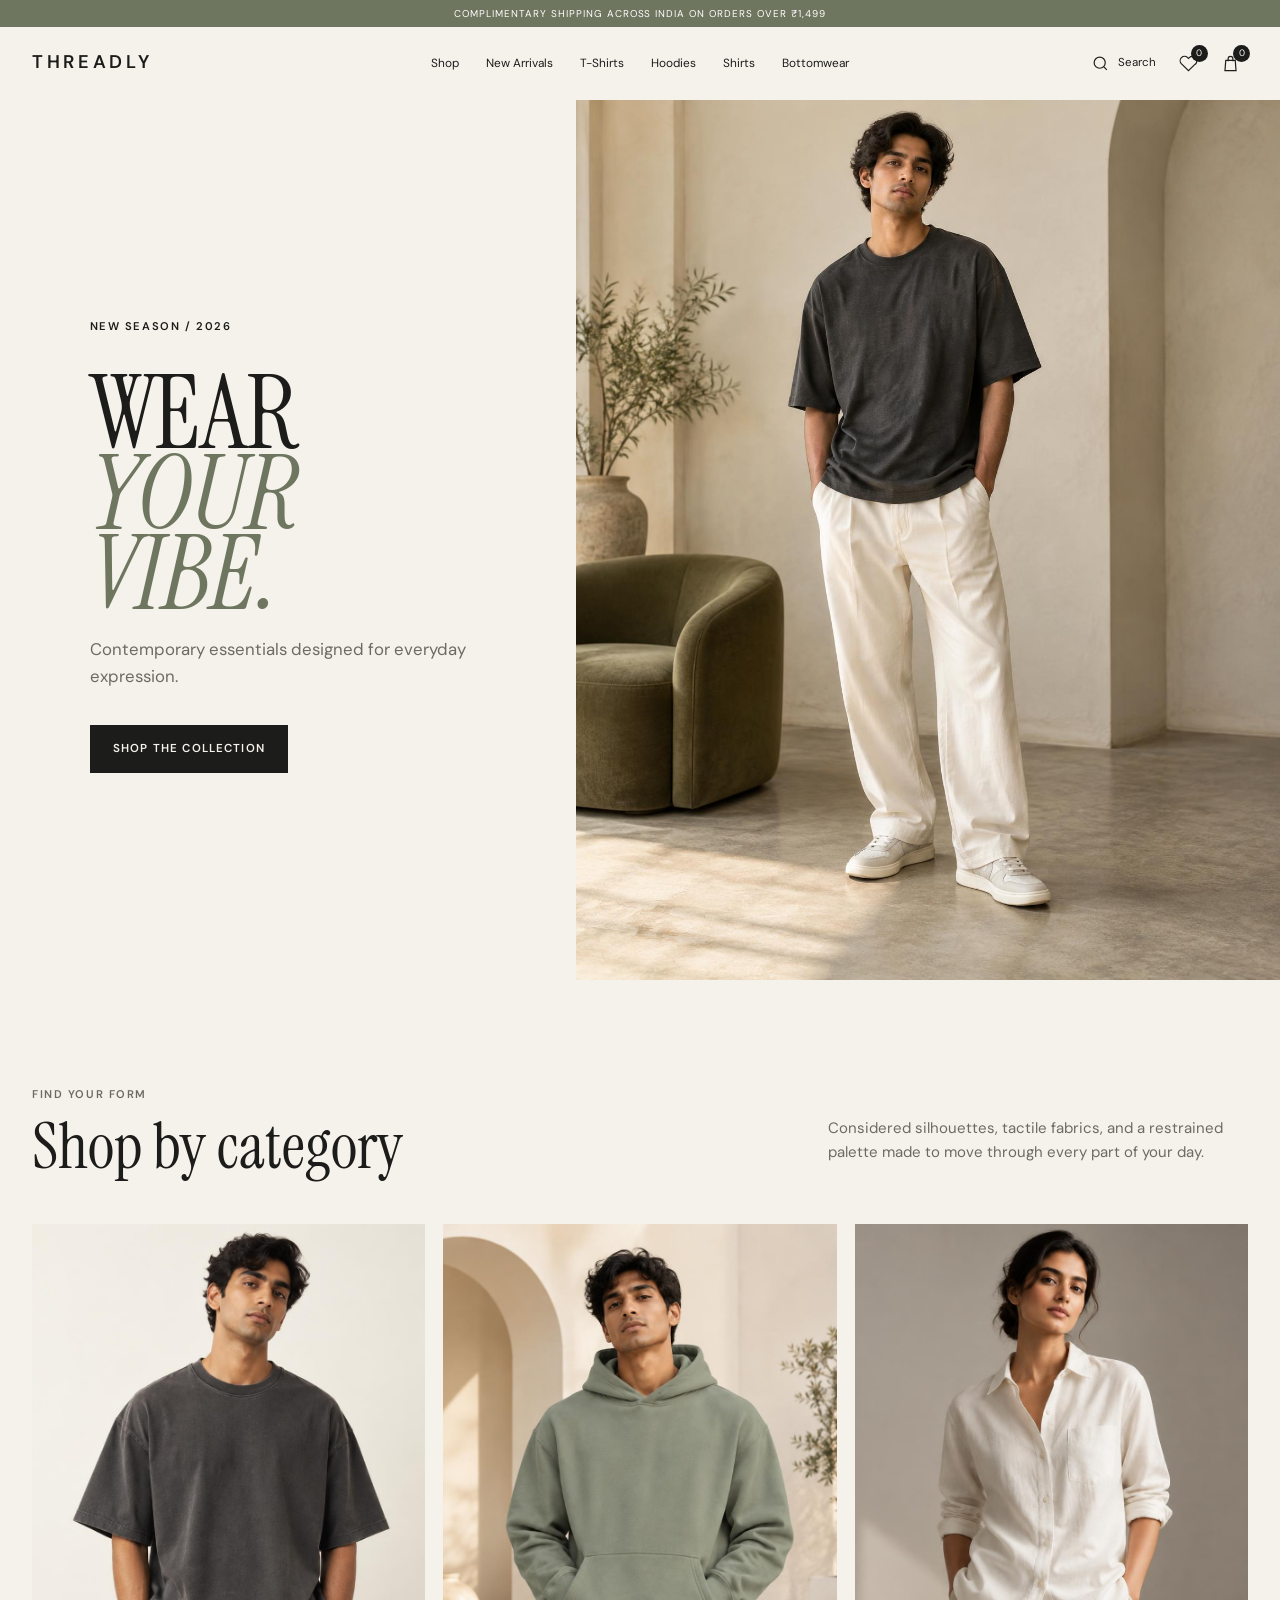
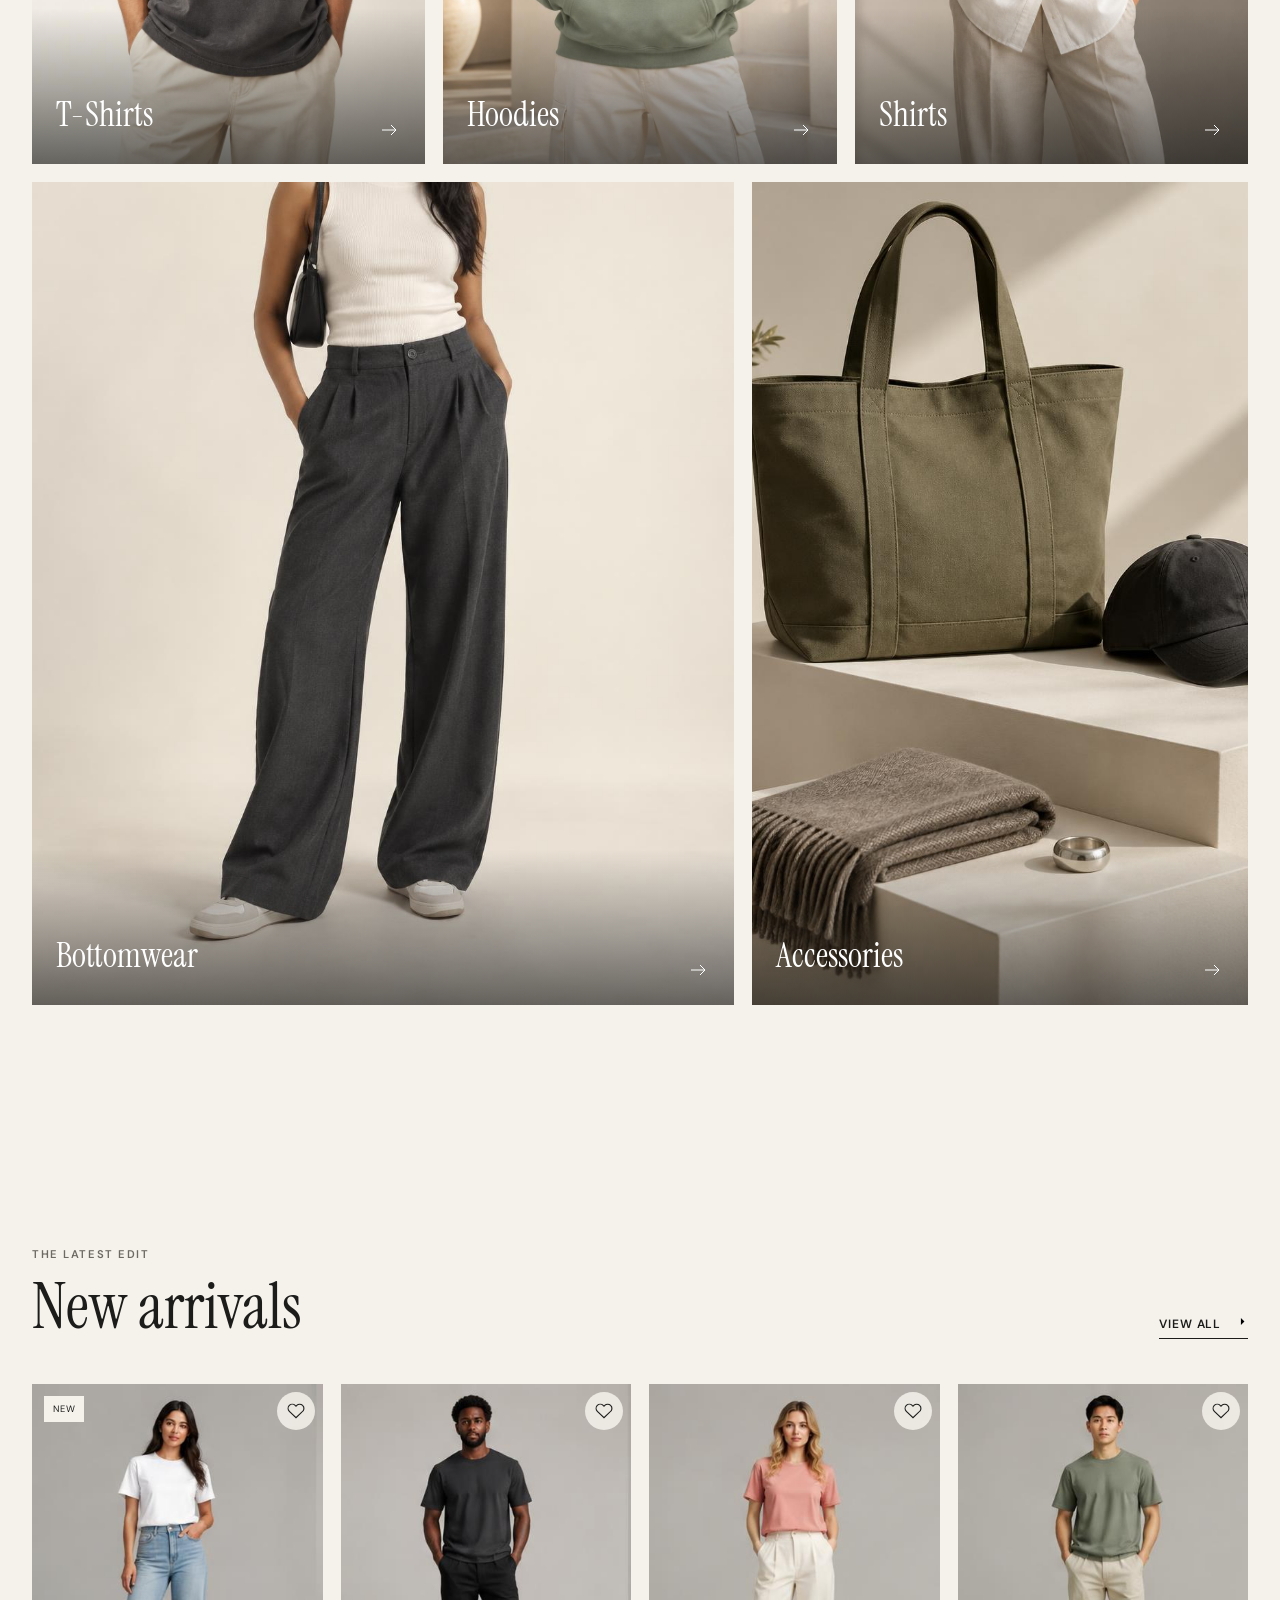
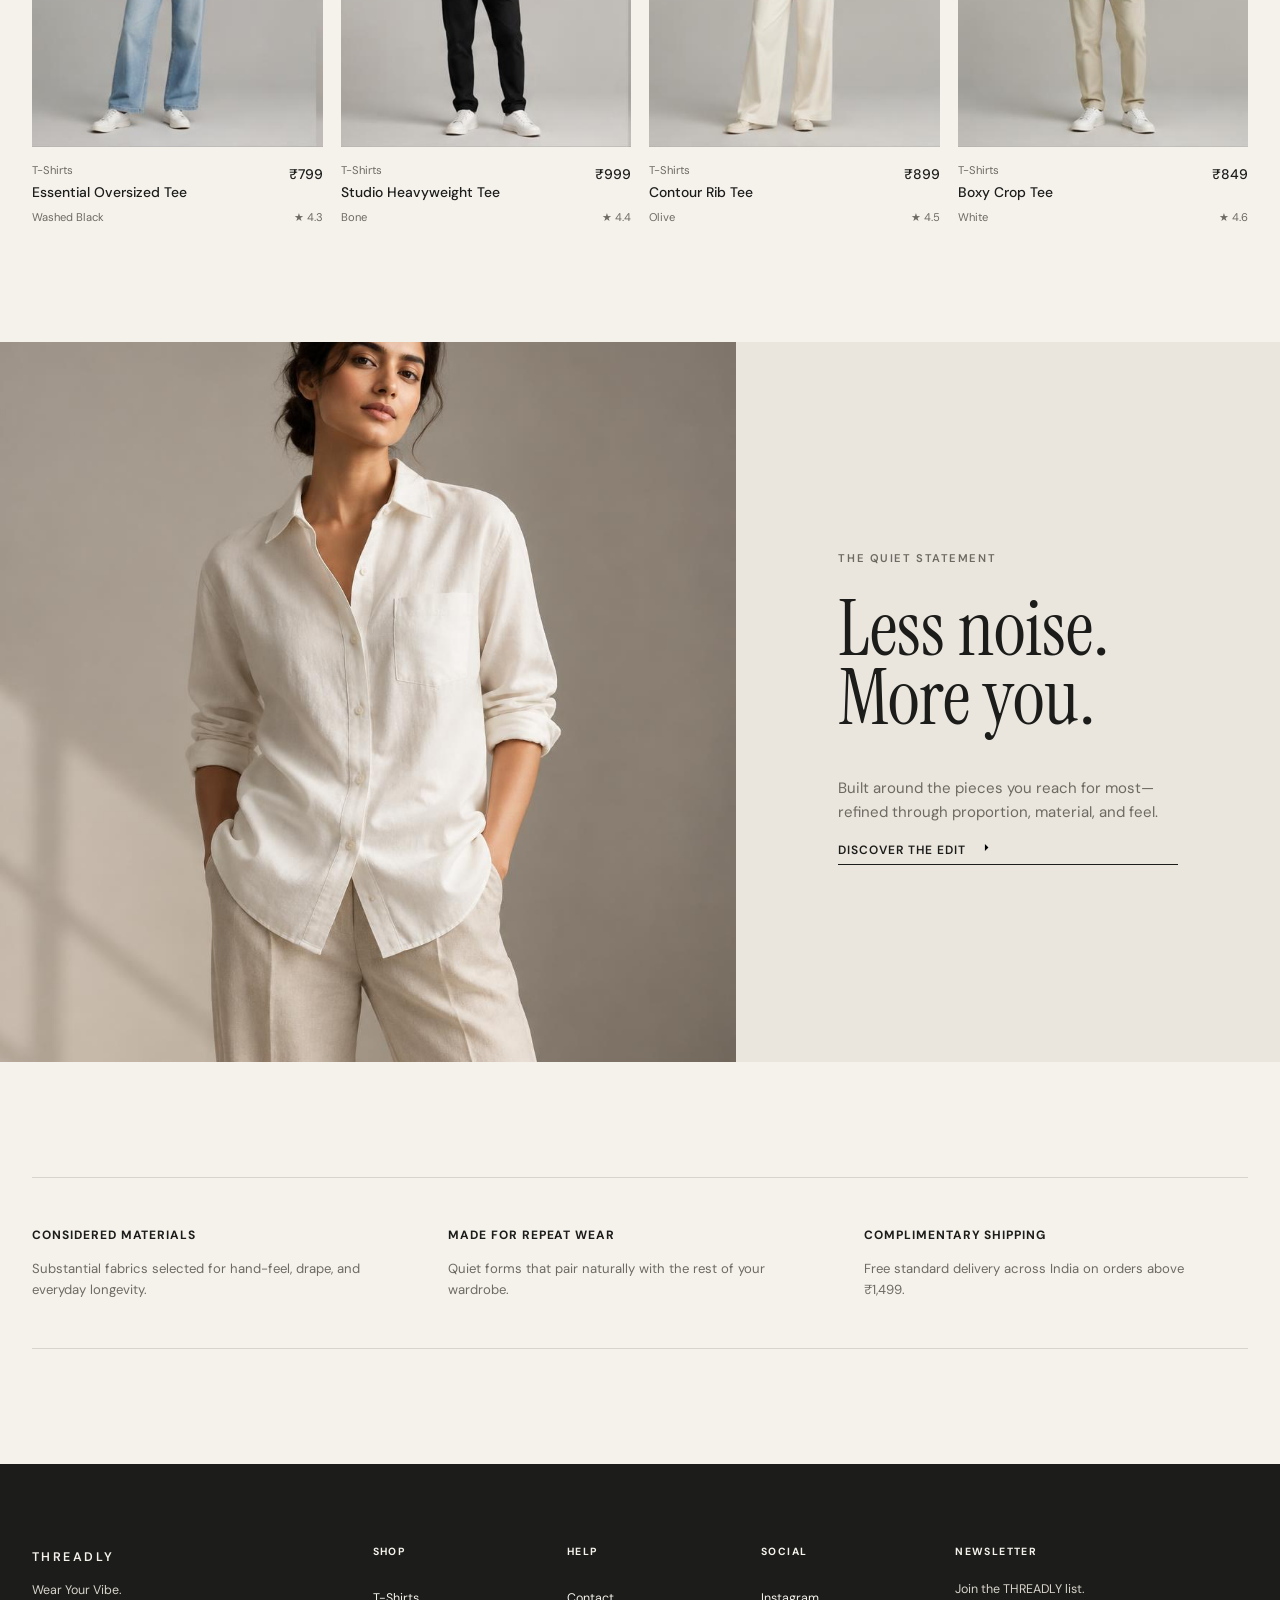
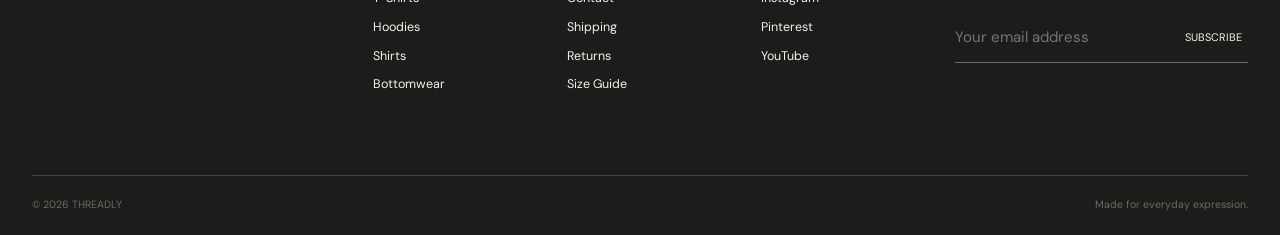
<file: index.html>
<!doctype html>
<html lang="en">

<head>
    <meta charset="UTF-8">
    <meta name="viewport" content="width=device-width,initial-scale=1">
    <meta name="description" content="THREADLY — contemporary essentials for everyday expression.">
    <title>THREADLY — Wear Your Vibe.</title>
    <link rel="icon" href="images/logo/favicon.svg">
    <link rel="preconnect" href="https://fonts.googleapis.com">
    <link rel="preconnect" href="https://fonts.gstatic.com" crossorigin>
    <link href="https://fonts.googleapis.com/css2?family=Inter:wght@300;400;500;600;700&display=swap" rel="stylesheet">
    <link rel="stylesheet" href="style.css">
</head>

<body>
    <header class="site-header" data-site-header></header>
    <main id="main">
        <section class="hero">
            <div class="hero-copy">
                <p class="eyebrow">NEW SEASON / 2026</p>
                <h1>WEAR<br><em>YOUR VIBE.</em></h1>
                    <p>Contemporary essentials designed for everyday expression.</p><a class="button"
                        href="products.html">Shop the collection</a>
            </div>
            <div class="hero-image"><img src="images/banners/hero.jpg"
                    alt="Model wearing a charcoal oversized tee and ivory trousers" width="1280" height="1600"></div>
        </section>
        <section class="section shell">
            <div class="section-heading fade-in">
                <div>
                    <p class="eyebrow">FIND YOUR FORM</p>
                    <h2>Shop by category</h2>
                </div>
                <p>Considered silhouettes, tactile fabrics, and a restrained palette made to move through every part of
                    your day.</p>
            </div>
            <div class="category-grid" data-categories></div>
        </section>
        <section class="section shell">
            <div class="section-heading fade-in">
                <div>
                    <p class="eyebrow">THE LATEST EDIT</p>
                    <h2>New arrivals</h2>
                </div><a class="text-link" href="products.html?sort=newest">View all <span data-arrow></span></a>
            </div>
            <div class="product-grid" data-featured></div>
        </section>
        <section class="editorial-band"><img src="images/products/shirts.jpg" alt="Model wearing a relaxed ivory shirt"
                width="1024" height="1200" loading="lazy">
            <div class="editorial-copy fade-in">
                <p class="eyebrow">THE QUIET STATEMENT</p>
                <h2>Less noise.<br>More you.</h2>
                <p>Built around the pieces you reach for most—refined through proportion, material, and feel.</p><a
                    class="text-link" href="products.html">Discover the edit <span data-arrow></span></a>
            </div>
        </section>
        <section class="section shell">
            <div class="values">
                <article class="value">
                    <h3>CONSIDERED MATERIALS</h3>
                    <p>Substantial fabrics selected for hand-feel, drape, and everyday longevity.</p>
                </article>
                <article class="value">
                    <h3>MADE FOR REPEAT WEAR</h3>
                    <p>Quiet forms that pair naturally with the rest of your wardrobe.</p>
                </article>
                <article class="value">
                    <h3>COMPLIMENTARY SHIPPING</h3>
                    <p>Free standard delivery across India on orders above ₹1,499.</p>
                </article>
            </div>
        </section>
    </main>
    <footer class="site-footer" data-site-footer></footer>
    <script src="script.js"></script>
</body>

</html>
</file>
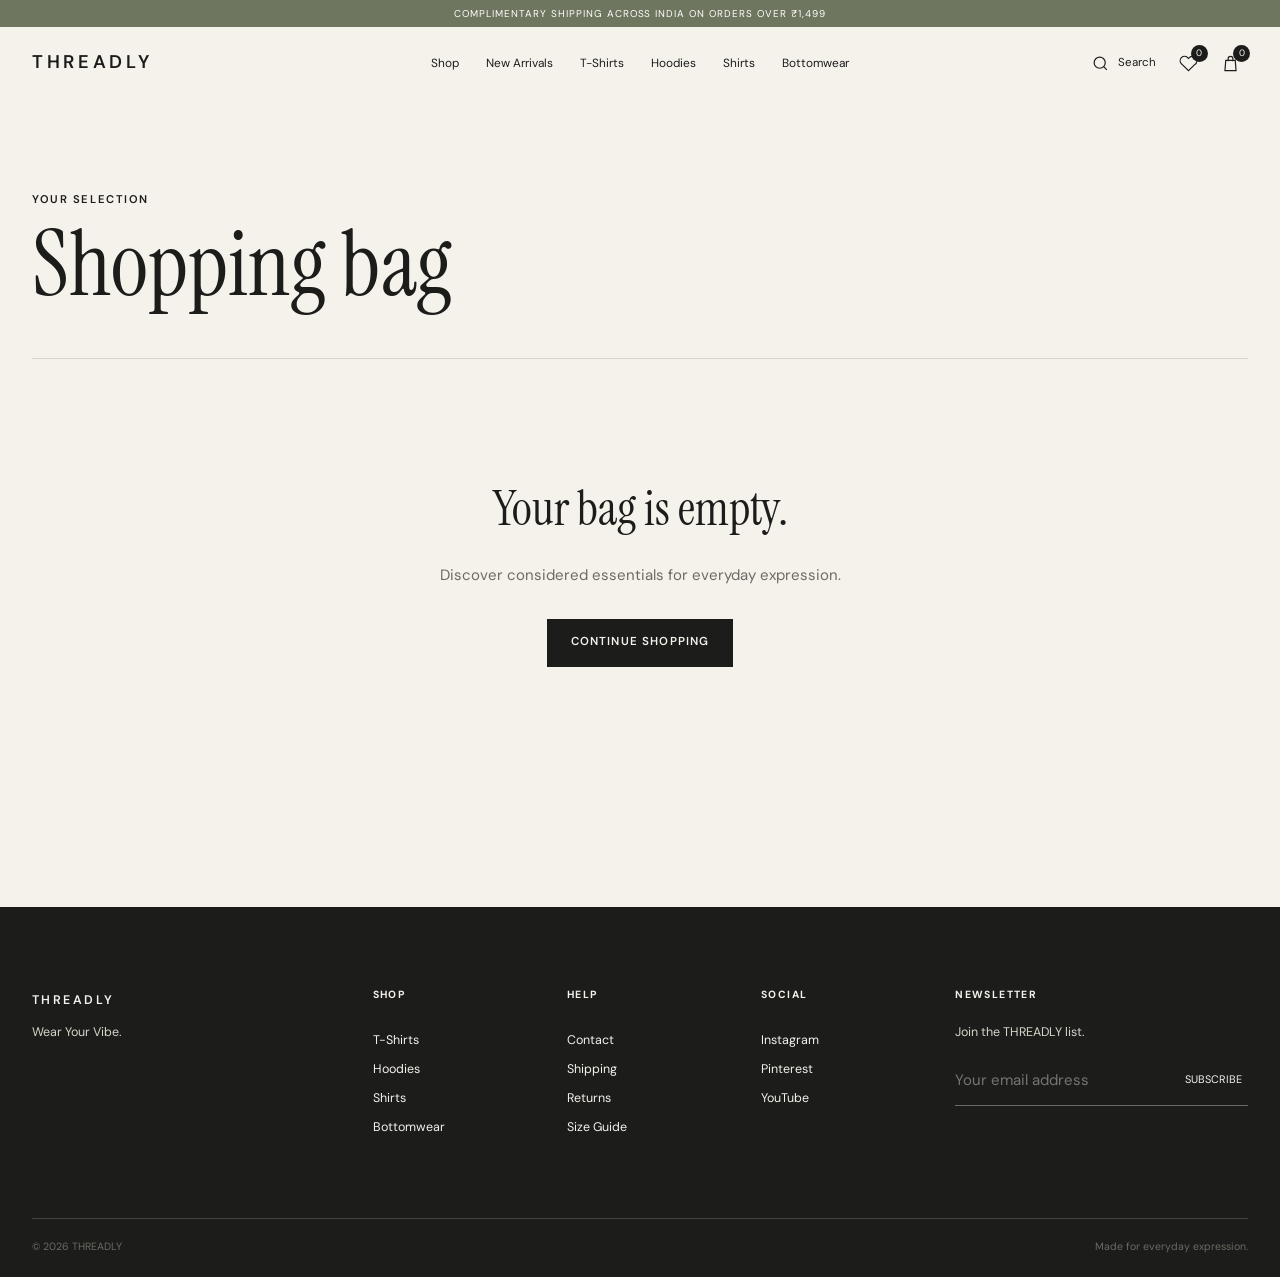
<file: cart.html>
<!doctype html>
<html lang="en">

<head>
    <meta charset="UTF-8">
    <meta name="viewport" content="width=device-width,initial-scale=1">
    <meta name="description" content="Your THREADLY shopping bag.">
    <title>Cart — THREADLY</title>
    <link rel="icon" href="images/logo/favicon.svg">
    <link rel="stylesheet" href="style.css">
</head>

<body>
    <header class="site-header" data-site-header></header>
    <main id="main" class="collection-page shell">
        <p class="eyebrow">YOUR SELECTION</p>
        <h1 class="page-title">Shopping bag</h1>
        <div data-cart-page></div>
    </main>
    <footer class="site-footer" data-site-footer></footer>
    <script src="script.js"></script>
</body>

</html>
</file>
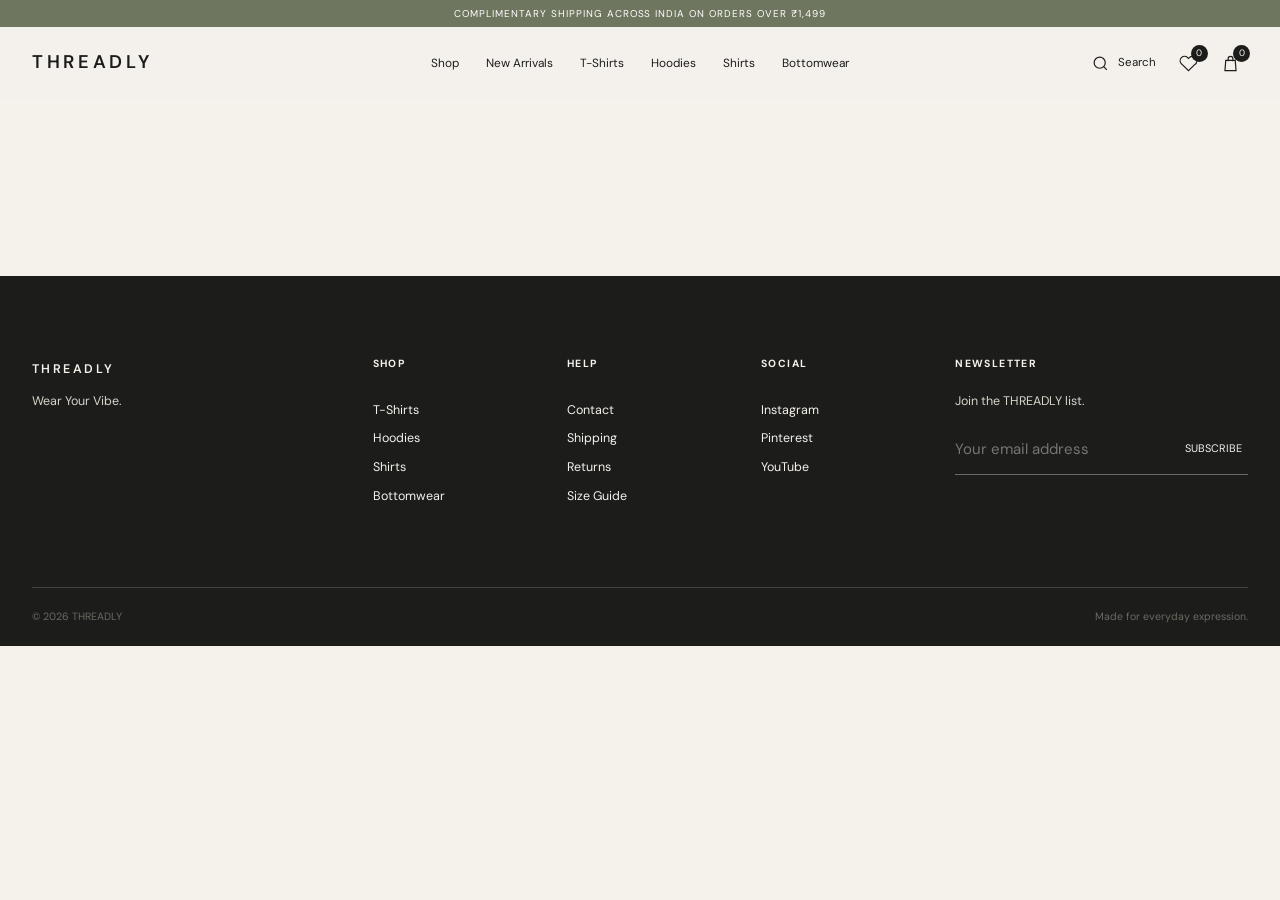
<file: product.html>
<!doctype html>
<html lang="en">

<head>
    <meta charset="UTF-8">
    <meta name="viewport" content="width=device-width,initial-scale=1">
    <meta name="description" content="Explore a THREADLY piece in detail.">
    <title>Product — THREADLY</title>
    <link rel="icon" href="images/logo/favicon.svg">
    <link rel="stylesheet" href="style.css">
</head>

<body>
    <header class="site-header" data-site-header></header>
    <main id="main" class="product-page shell" data-product-page></main>
    <footer class="site-footer" data-site-footer></footer>
    <script src="script.js"></script>
</body>

</html>
</file>
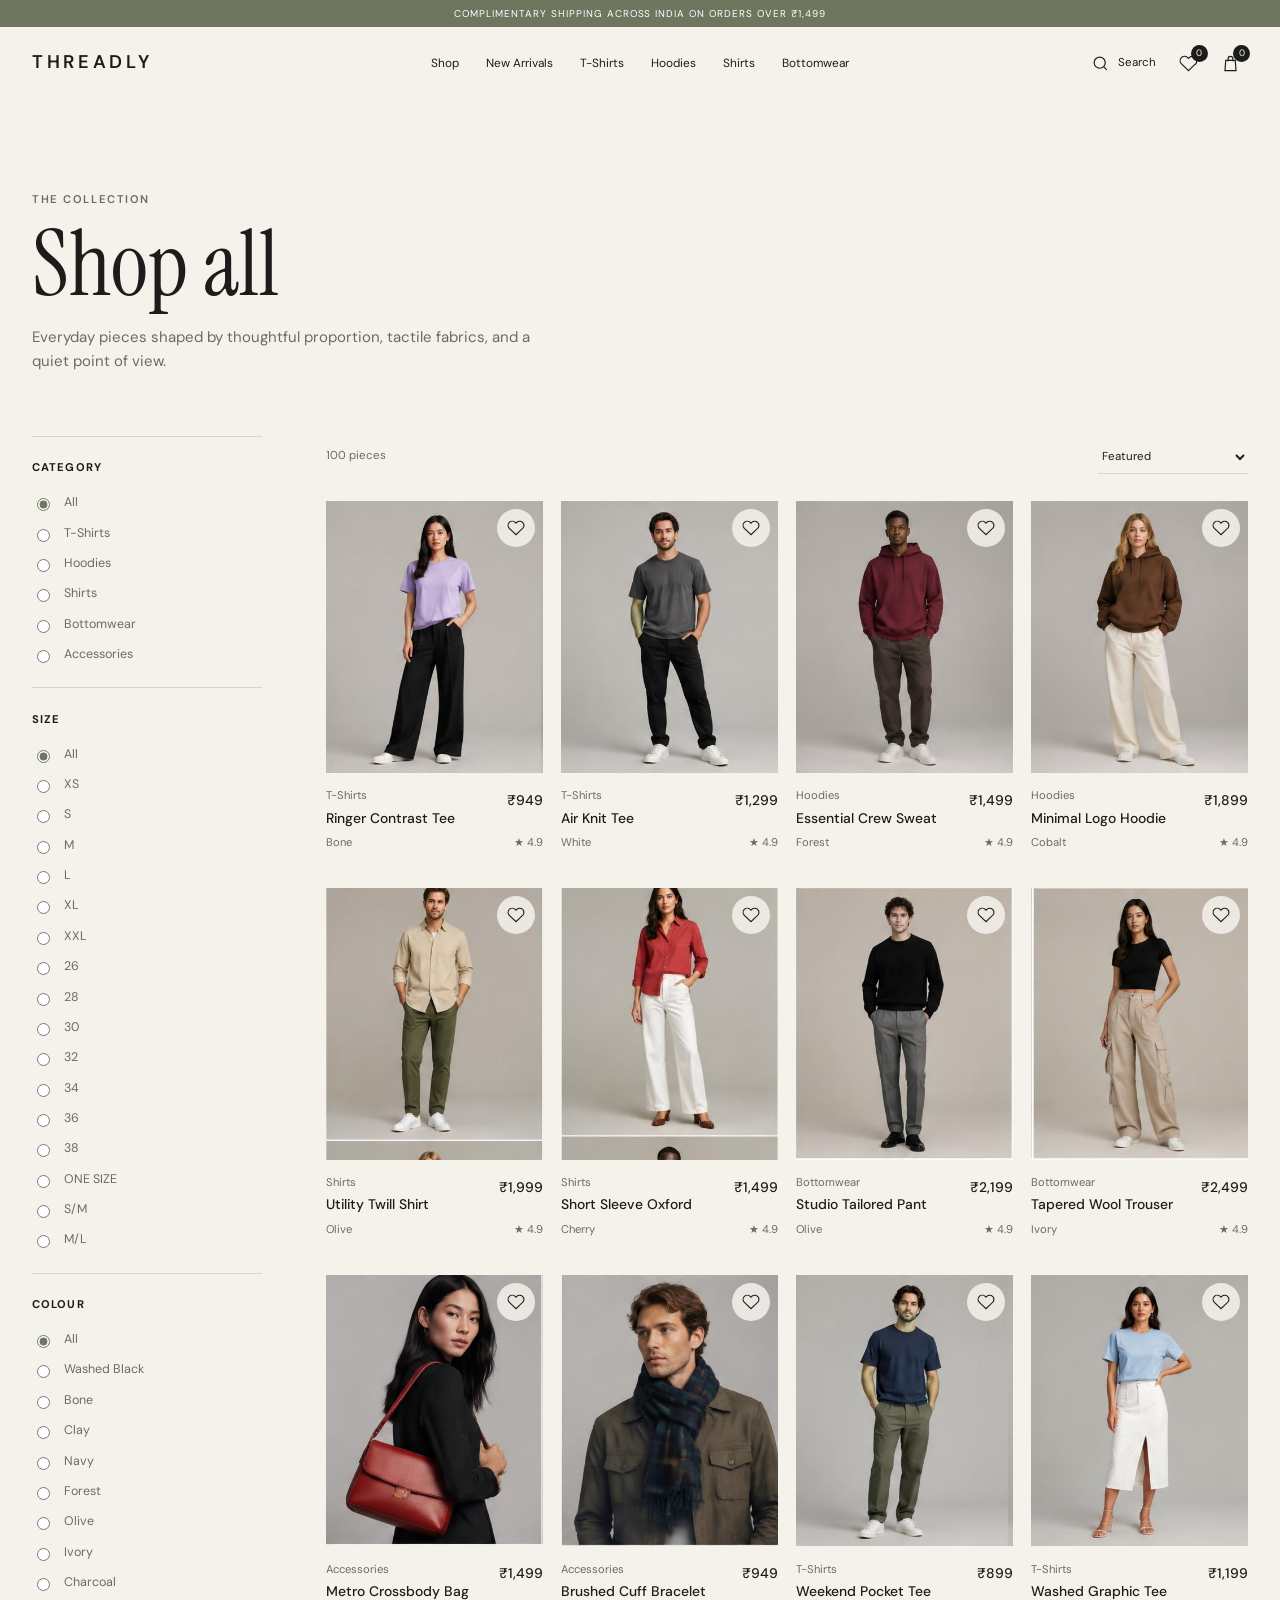
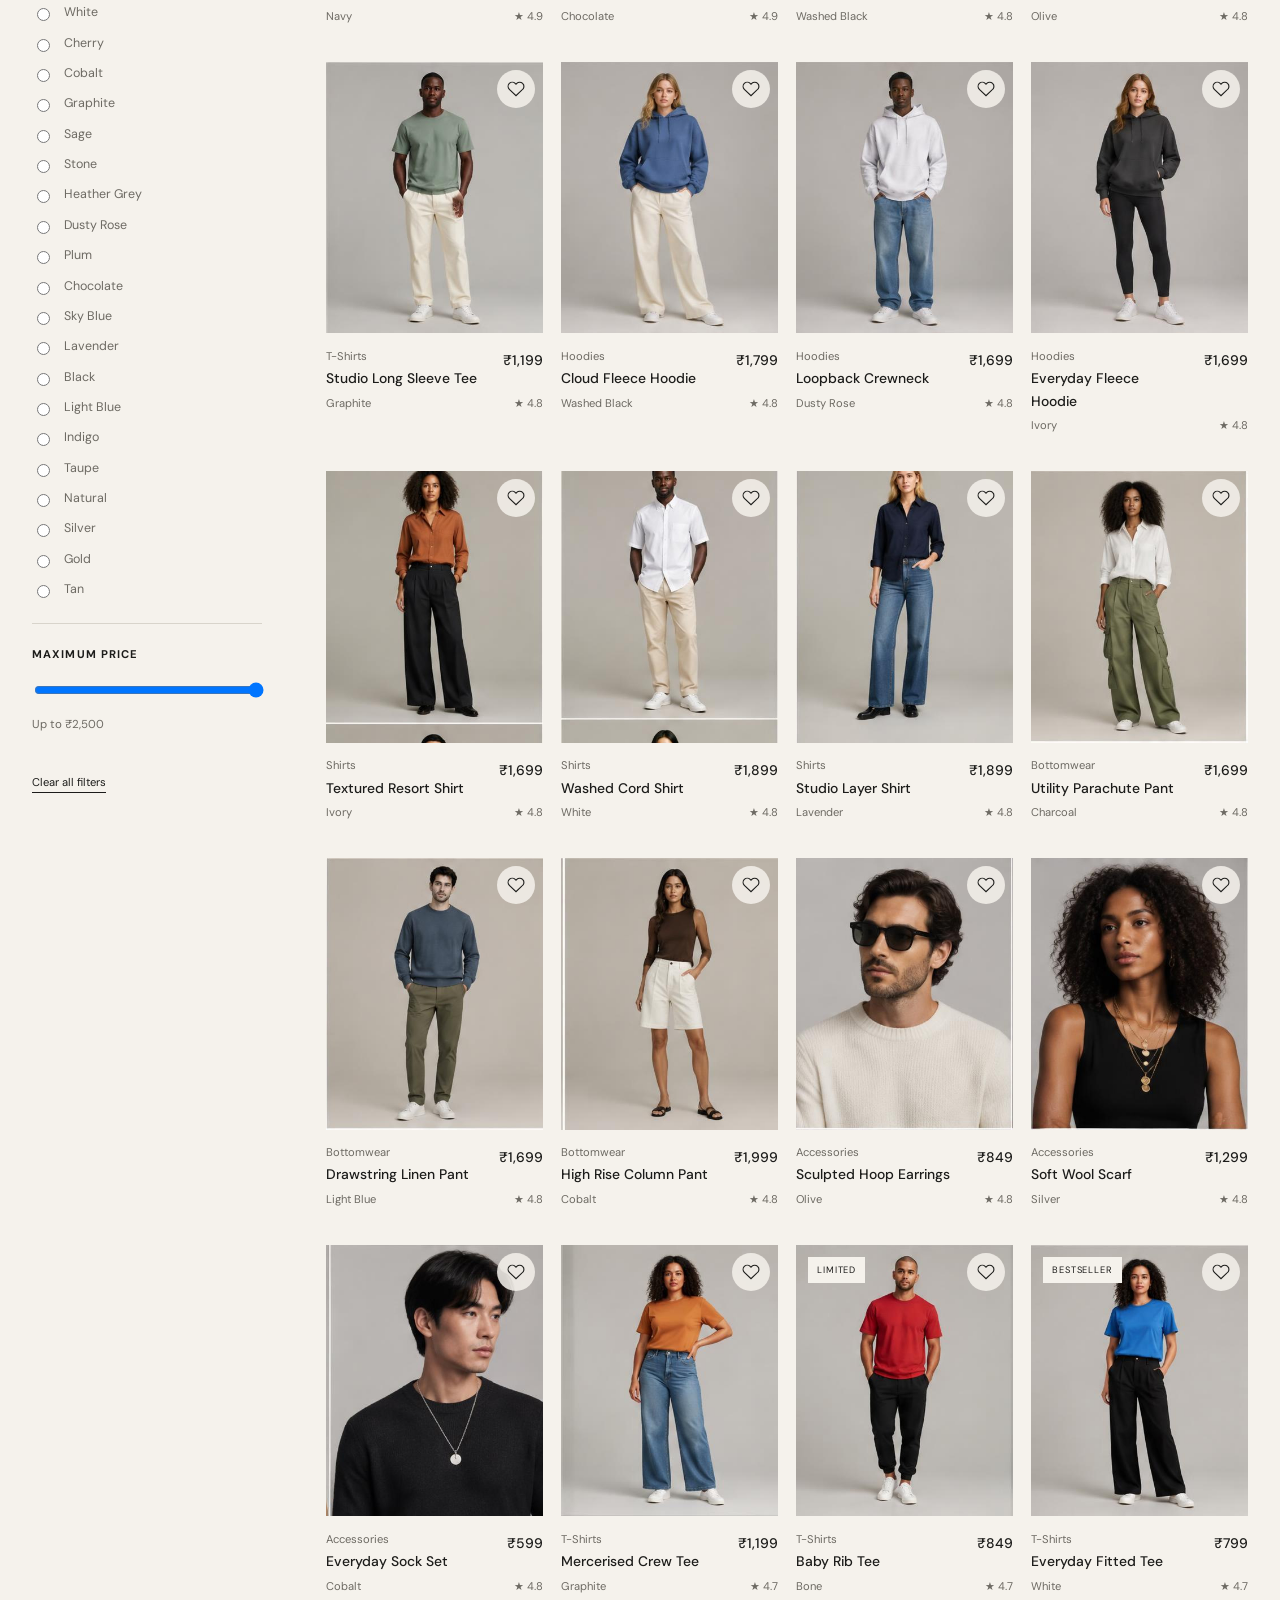
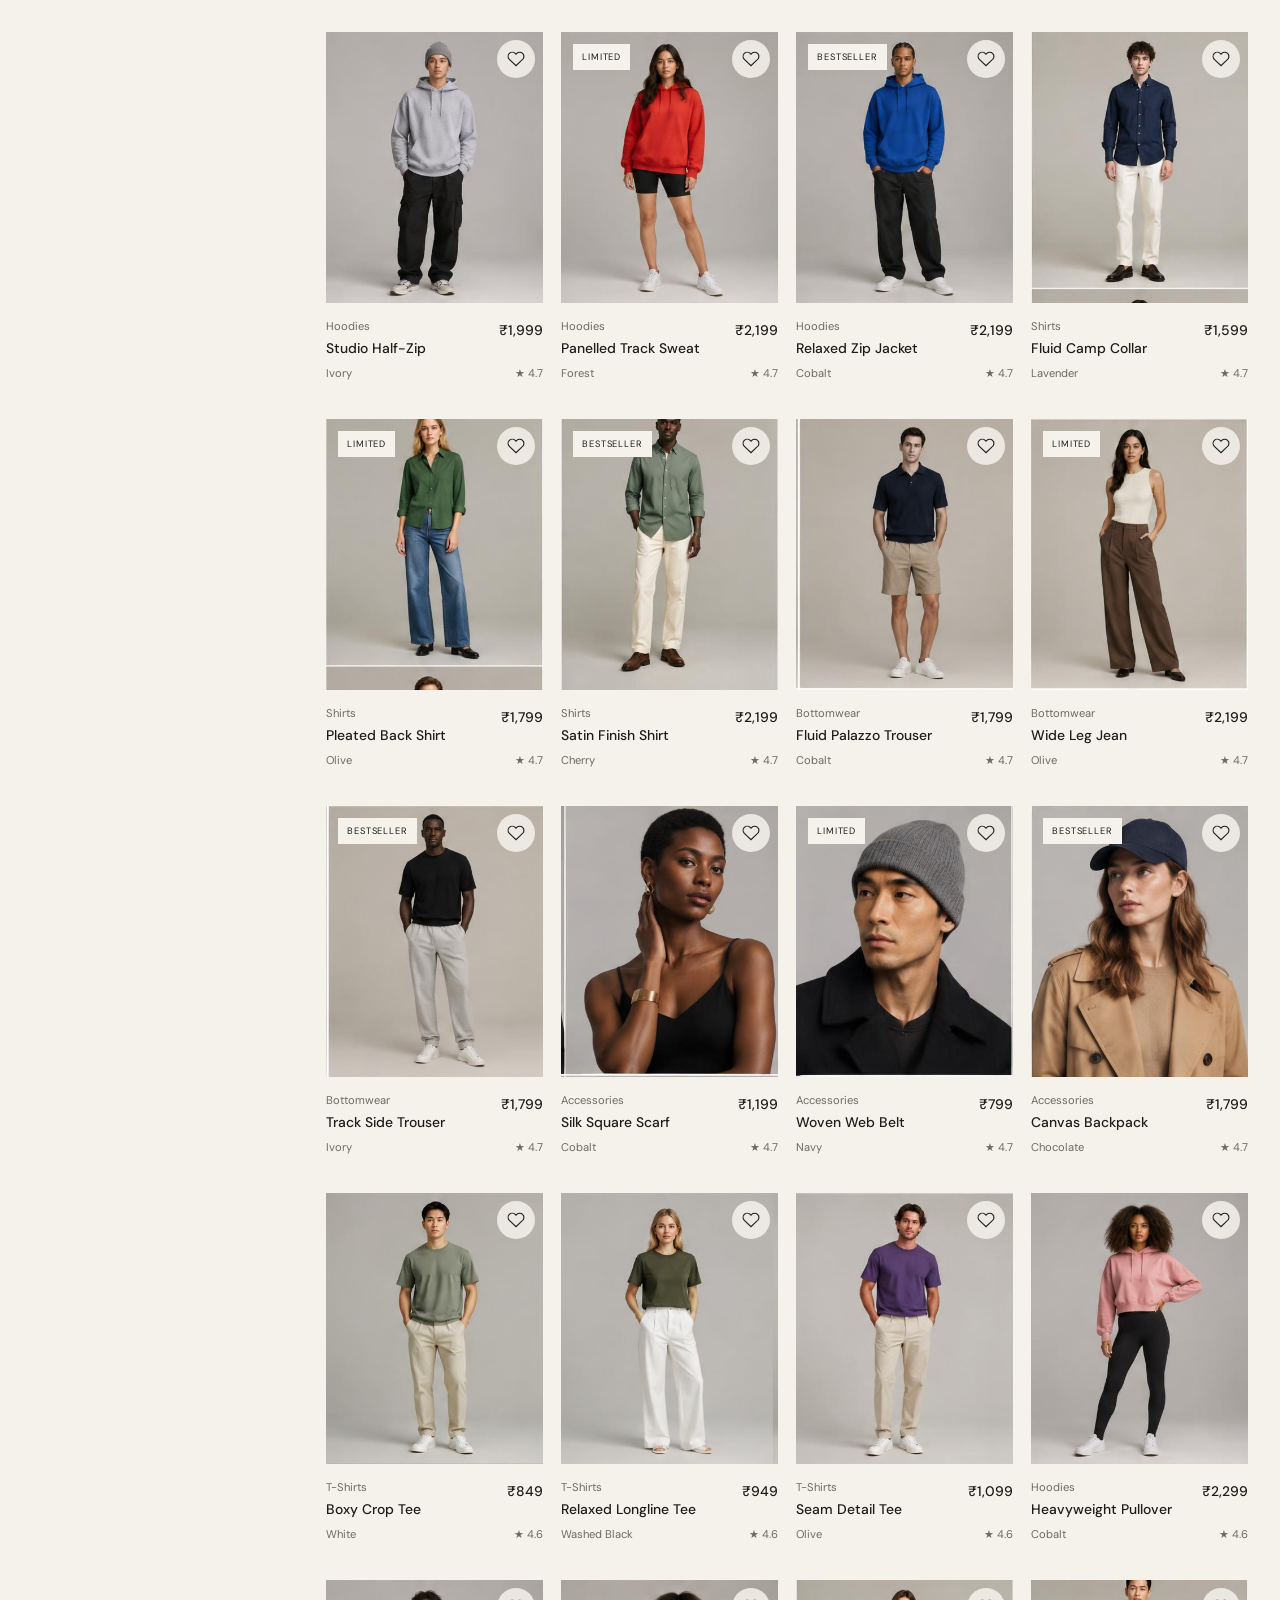
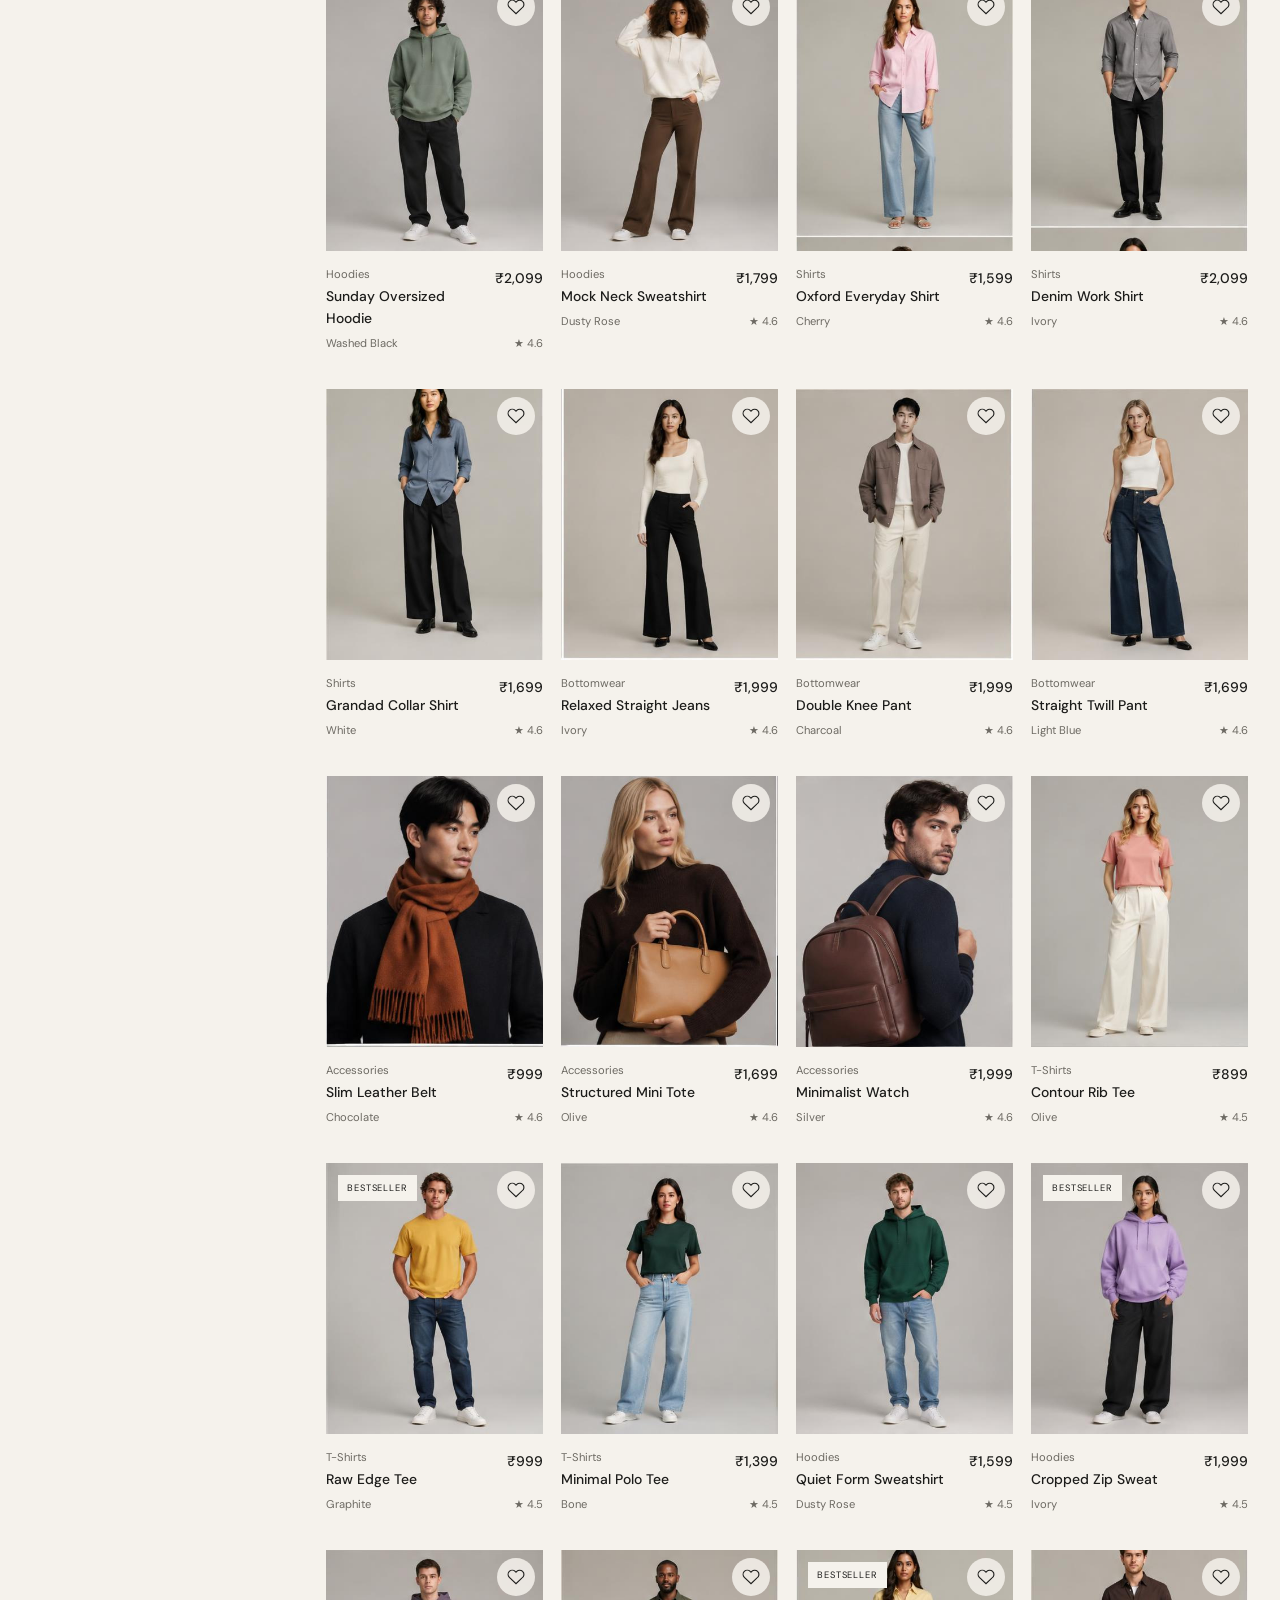
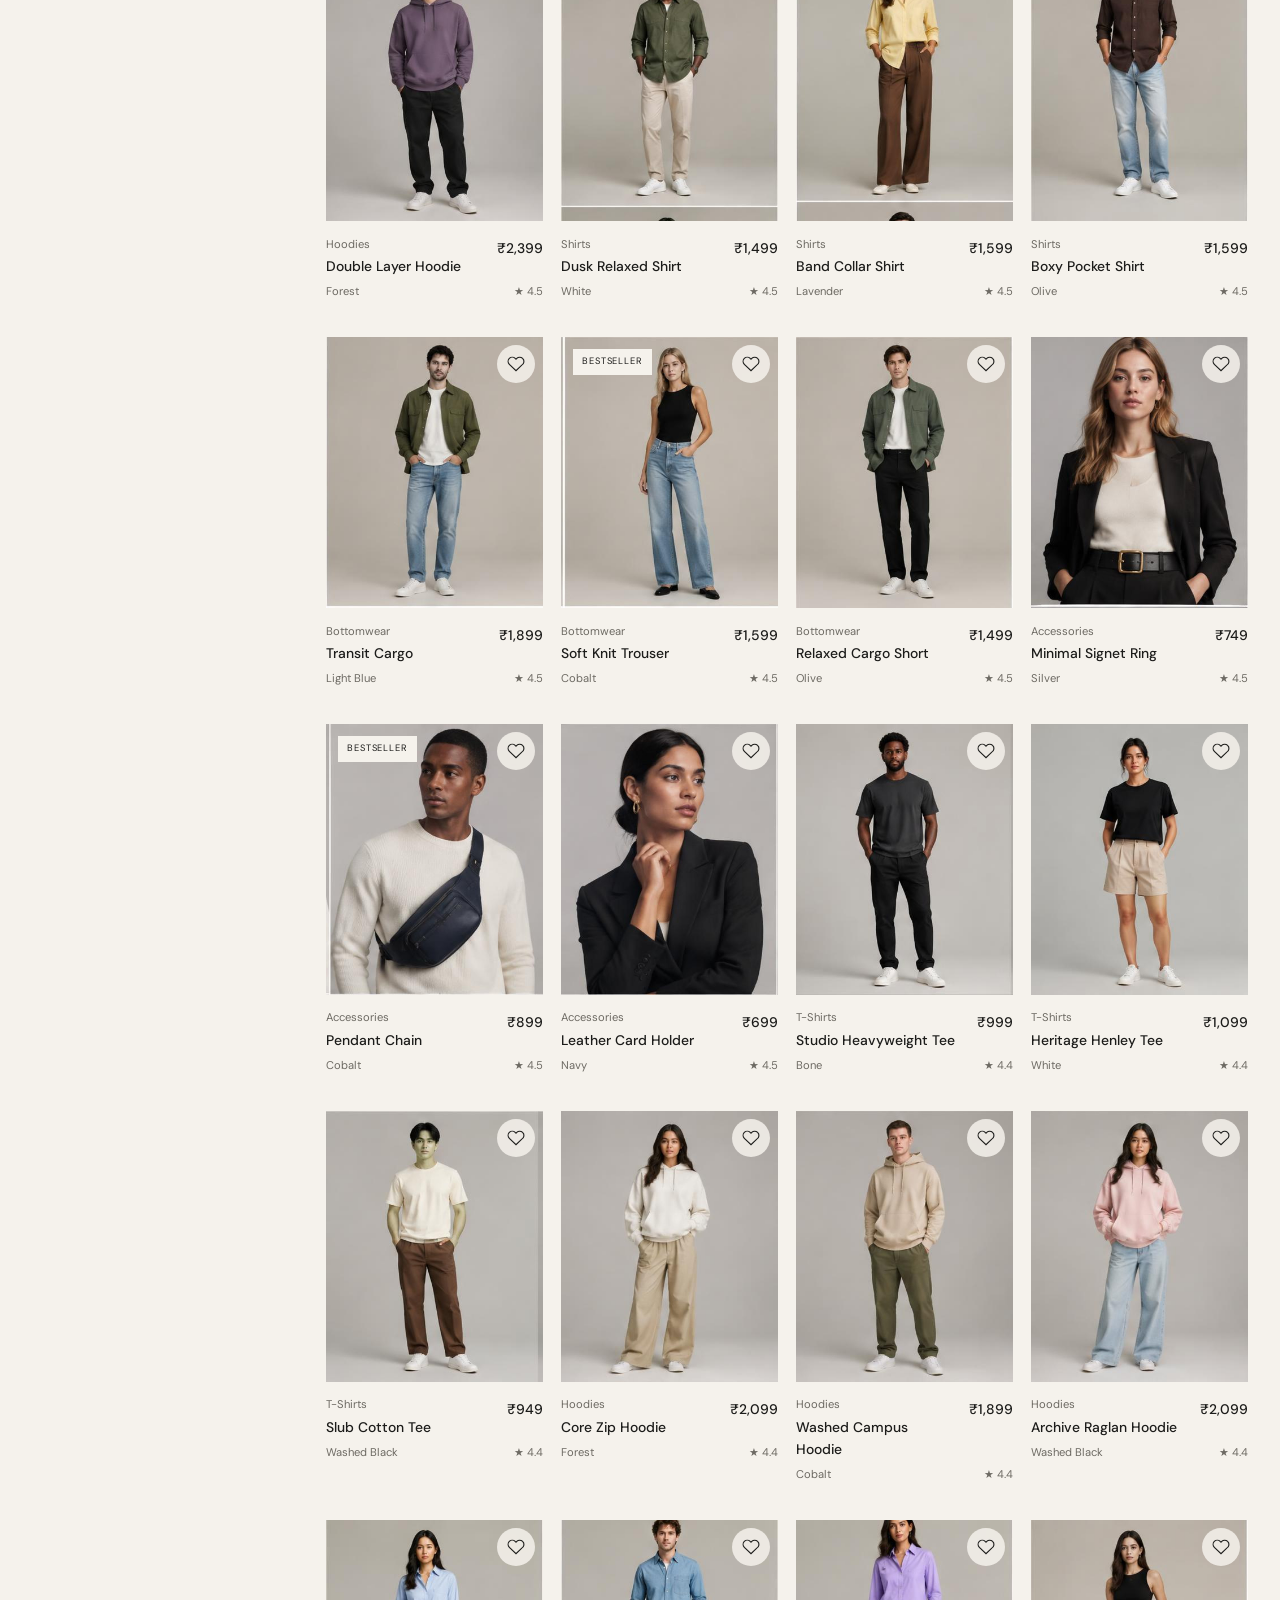
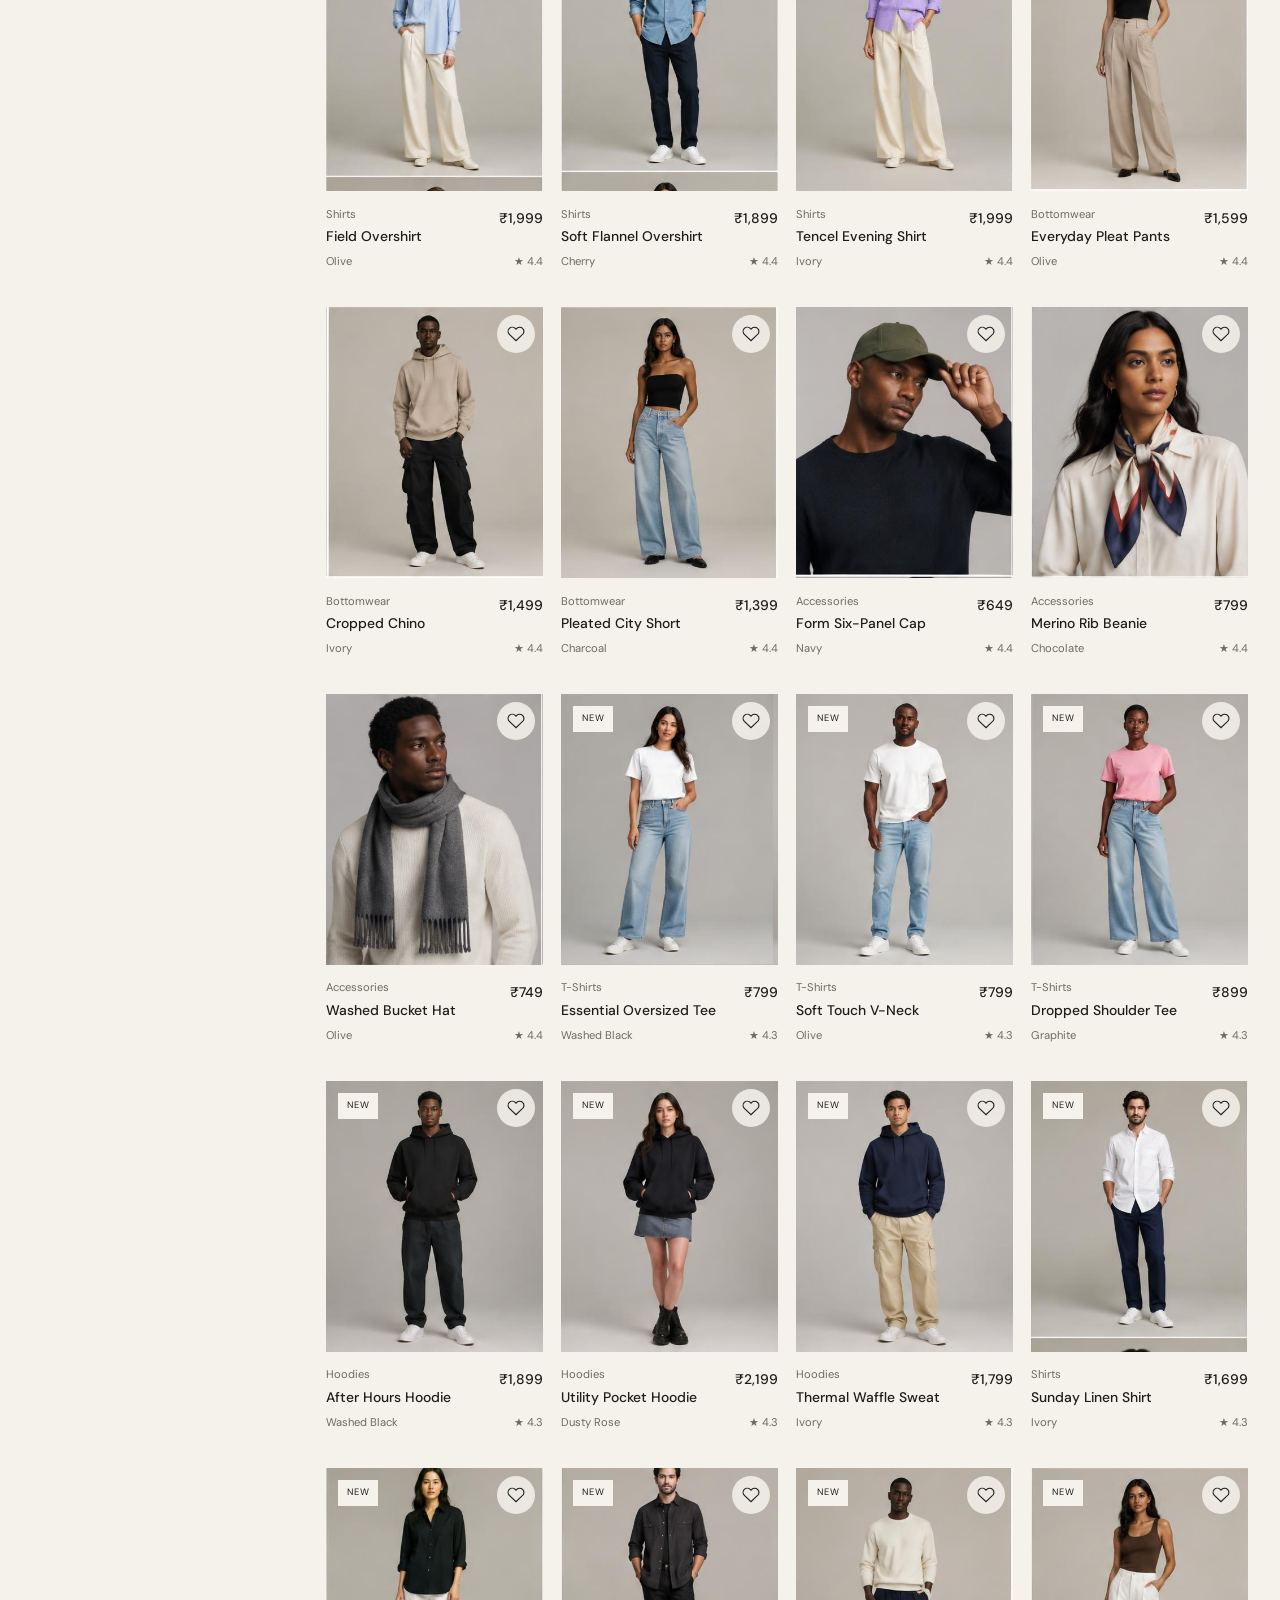
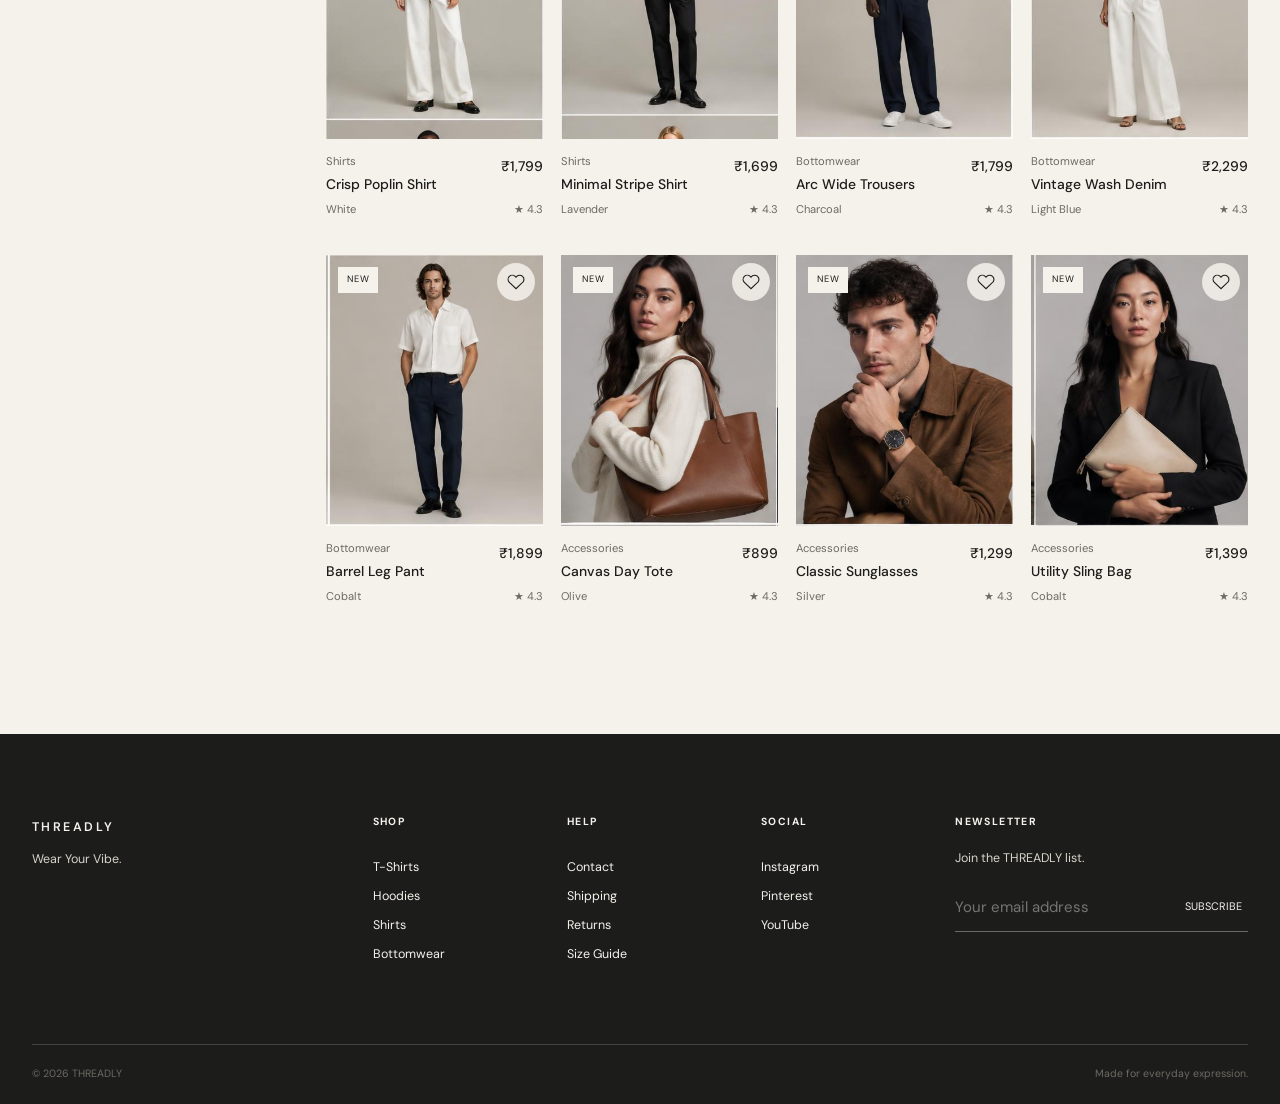
<file: products.html>
<!doctype html>
<html lang="en">

<head>
    <meta charset="UTF-8">
    <meta name="viewport" content="width=device-width,initial-scale=1">
    <meta name="description" content="Shop THREADLY contemporary clothing and accessories.">
    <title>Shop — THREADLY</title>
    <link rel="icon" href="images/logo/favicon.svg">
    <link rel="stylesheet" href="style.css">
</head>

<body>
    <header class="site-header" data-site-header></header>
    <main id="main" class="shell">
        <header class="shop-header">
            <p class="eyebrow">THE COLLECTION</p>
            <h1>Shop all</h1>
            <p>Everyday pieces shaped by thoughtful proportion, tactile fabrics, and a quiet point of view.</p>
        </header>
        <div class="inline-search"><label class="sr-only" for="shop-search">Search products</label><input
                id="shop-search" type="search" placeholder="Search pieces…"><button hidden data-clear-search>Clear
                Search</button></div>
        <div class="shop-layout">
            <aside class="filters" id="filters">
                <div class="filter-group">
                    <h2>CATEGORY</h2>
                    <div class="filter-list" data-category-filters></div>
                </div>
                <div class="filter-group">
                    <h2>SIZE</h2>
                    <div class="filter-list" data-size-filters></div>
                </div>
                <div class="filter-group">
                    <h2>COLOUR</h2>
                    <div class="filter-list" data-color-filters></div>
                </div>
                <div class="filter-group">
                    <h2>MAXIMUM PRICE</h2><input class="range" data-price type="range" min="650" max="2200" step="50"
                        value="2200">
                    <p class="filter-value">Up to <span data-price-value>₹2,200</span></p>
                </div><button class="clear-filters" data-clear-filters>Clear all filters</button>
            </aside>
            <section aria-label="Product results">
                <div class="shop-toolbar"><button class="filter-toggle" data-filter-toggle aria-expanded="false"
                        aria-controls="filters">Filters</button>
                    <p><span data-result-count>0</span> pieces</p><label><span class="sr-only">Sort
                            products</span><select data-sort>
                            <option value="featured">Featured</option>
                            <option value="low">Price: Low to High</option>
                            <option value="high">Price: High to Low</option>
                            <option value="rating">Rating</option>
                            <option value="newest">Newest</option>
                        </select></label>
                </div>
                <div class="product-grid" data-shop-grid></div>
            </section>
        </div>
    </main>
    <footer class="site-footer" data-site-footer></footer>
    <script src="script.js"></script>
</body>

</html>
</file>
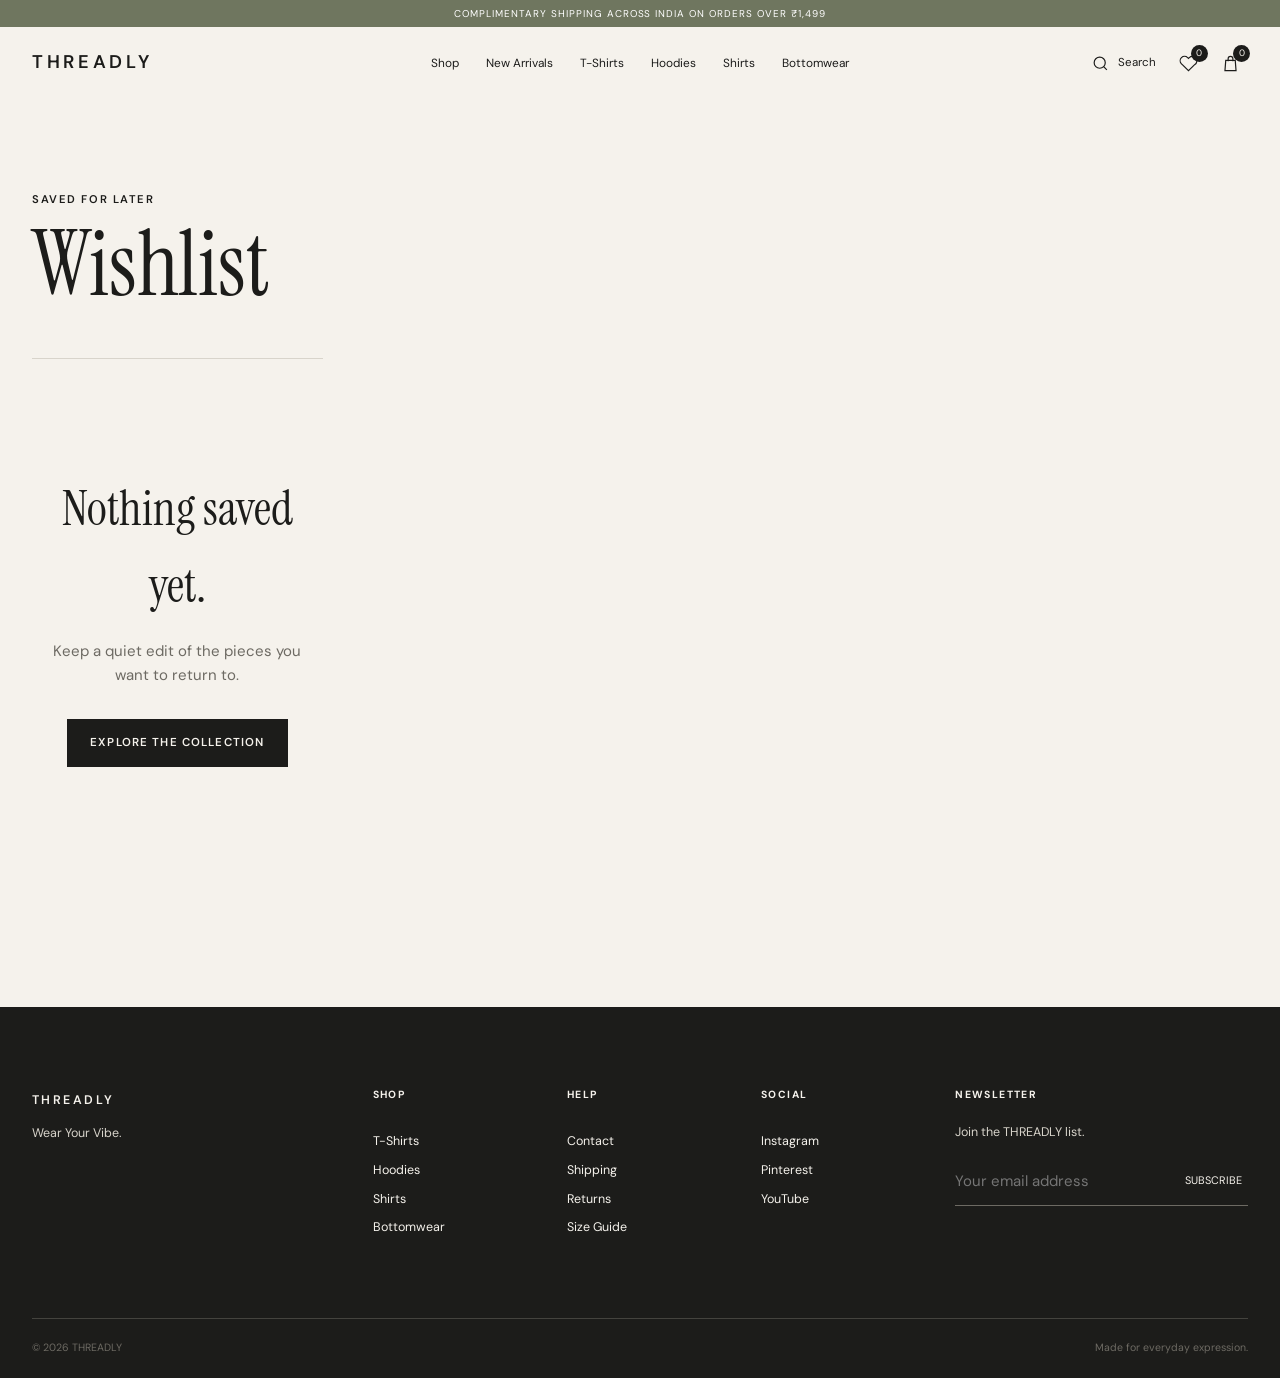
<file: wishlist.html>
<!doctype html>
<html lang="en">

<head>
    <meta charset="UTF-8">
    <meta name="viewport" content="width=device-width,initial-scale=1">
    <meta name="description" content="Your saved THREADLY pieces.">
    <title>Wishlist — THREADLY</title>
    <link rel="icon" href="images/logo/favicon.svg">
    <link rel="stylesheet" href="style.css">
</head>

<body>
    <header class="site-header" data-site-header></header>
    <main id="main" class="collection-page shell">
        <p class="eyebrow">SAVED FOR LATER</p>
        <h1 class="page-title">Wishlist</h1>
        <div class="wishlist-grid" data-wishlist-grid></div>
    </main>
    <footer class="site-footer" data-site-footer></footer>
    <script src="script.js"></script>
</body>

</html>
</file>
<file: style.css>
/* ===== css/style.css ===== */
@import url('https://fonts.googleapis.com/css2?family=DM+Sans:wght@400;500;600&family=Instrument+Serif:ital@0;1&display=swap');

:root {
    --color-bg: #F5F2EC;
    --color-surface: #EAE6DD;
    --color-text: #1C1C1A;
    --color-muted: #6D6A63;
    --color-accent: #6F765F;
    --color-accent-light: #DDE0D4;
    --color-white: #FFFFFF;
    --color-border: #D8D4CB;
    --font-ui: "DM Sans", sans-serif;
    --font-display: "Instrument Serif", serif;
    --radius: 2px;
    --shell: 1440px;
    --nav-height: 72px;
    --ease: 300ms cubic-bezier(.2, .7, .2, 1)
}

* {
    box-sizing: border-box
}

html {
    scroll-behavior: smooth
}

body {
    margin: 0;
    background: var(--color-bg);
    color: var(--color-text);
    font-family: var(--font-ui);
    font-size: 15px;
    line-height: 1.6;
    letter-spacing: 0;
    overflow-x: hidden
}

body.no-scroll {
    overflow: hidden
}

img {
    display: block;
    max-width: 100%;
    object-fit: cover
}

a {
    color: inherit;
    text-decoration: none
}

button,
input,
select {
    font: inherit;
    color: inherit
}

button {
    cursor: pointer
}

button:focus-visible,
a:focus-visible,
input:focus-visible,
select:focus-visible {
    outline: 2px solid var(--color-accent);
    outline-offset: 3px
}

.shell {
    width: min(calc(100% - 64px), var(--shell));
    margin-inline: auto
}

.sr-only {
    position: absolute;
    width: 1px;
    height: 1px;
    padding: 0;
    margin: -1px;
    overflow: hidden;
    clip: rect(0, 0, 0, 0);
    white-space: nowrap;
    border: 0
}

.skip-link {
    position: fixed;
    top: -100px;
    left: 1rem;
    background: var(--color-text);
    color: var(--color-bg);
    padding: .7rem 1rem;
    z-index: 999
}

.skip-link:focus {
    top: 1rem
}

.eyebrow {
    font-size: .7rem;
    font-weight: 600;
    letter-spacing: .14em;
    text-transform: uppercase
}

.button {
    display: inline-flex;
    min-height: 48px;
    align-items: center;
    justify-content: center;
    border: 1px solid var(--color-text);
    background: var(--color-text);
    color: var(--color-bg);
    padding: .8rem 1.4rem;
    font-size: .72rem;
    font-weight: 600;
    letter-spacing: .1em;
    text-transform: uppercase;
    transition: background var(--ease), color var(--ease)
}

.button:hover {
    background: var(--color-accent);
    border-color: var(--color-accent)
}

.button-outline {
    background: transparent;
    color: var(--color-text)
}

.button-outline:hover {
    background: var(--color-text);
    color: var(--color-bg)
}

.text-link {
    display: inline-flex;
    align-items: center;
    gap: .6rem;
    border-bottom: 1px solid;
    padding-bottom: .15rem;
    font-size: .75rem;
    font-weight: 600;
    letter-spacing: .08em;
    text-transform: uppercase
}

.text-link svg {
    width: 17px;
    transition: transform var(--ease)
}

.text-link:hover svg {
    transform: translateX(4px)
}

.announcement {
    height: 27px;
    display: flex;
    align-items: center;
    justify-content: center;
    background: var(--color-accent);
    color: var(--color-white);
    font-size: .62rem;
    letter-spacing: .1em;
    text-transform: uppercase
}

.nav {
    height: var(--nav-height);
    display: grid;
    grid-template-columns: 1fr auto 1fr;
    align-items: center
}

.site-header {
    position: sticky;
    top: 0;
    z-index: 100;
    background: color-mix(in srgb, var(--color-bg) 95%, transparent);
    border-bottom: 1px solid transparent;
    transition: border var(--ease), background var(--ease)
}

.site-header.is-scrolled {
    border-color: var(--color-border);
    backdrop-filter: blur(12px)
}

.wordmark {
    font-weight: 600;
    font-size: 1.15rem;
    letter-spacing: .2em
}

.nav-links {
    display: flex;
    gap: 1.7rem;
    font-size: .74rem
}

.nav-links a,
.footer a {
    transition: color var(--ease)
}

.nav-links a:hover,
.footer a:hover {
    color: var(--color-accent)
}

.nav-actions {
    display: flex;
    align-items: center;
    justify-content: flex-end;
    gap: .45rem
}

.nav-action,
.icon-button {
    position: relative;
    display: inline-flex;
    align-items: center;
    gap: .5rem;
    border: 0;
    background: transparent;
    padding: .5rem;
    font-size: .72rem
}

.nav-action svg,
.icon-button svg {
    width: 19px;
    height: 19px;
    fill: none;
    stroke: currentColor;
    stroke-width: 1.5
}

.count {
    position: absolute;
    top: -1px;
    right: -2px;
    display: grid;
    place-items: center;
    min-width: 17px;
    height: 17px;
    padding: 0 4px;
    border-radius: 20px;
    background: var(--color-text);
    color: var(--color-bg);
    font-size: .58rem
}

.mobile-only {
    display: none
}

.mobile-menu,
.search-panel {
    position: fixed;
    inset: 0;
    z-index: 110;
    background: var(--color-bg);
    opacity: 0;
    visibility: hidden;
    transition: opacity var(--ease), visibility var(--ease)
}

.mobile-menu.is-open,
.search-panel.is-open {
    opacity: 1;
    visibility: visible
}

.mobile-menu-head {
    height: 72px;
    display: flex;
    align-items: center;
    justify-content: space-between;
    padding: 0 24px;
    border-bottom: 1px solid var(--color-border)
}

.mobile-menu-links {
    display: flex;
    flex-direction: column;
    padding: 3rem 24px
}

.mobile-menu-links a {
    font-family: var(--font-display);
    font-size: 2.3rem;
    line-height: 1.45;
    border-bottom: 1px solid var(--color-border)
}

.search-inner {
    padding-top: 17vh
}

.search-inner form {
    max-width: 920px;
    margin: auto
}

.search-line {
    display: grid;
    grid-template-columns: auto 1fr auto;
    align-items: center;
    gap: 1rem;
    border-bottom: 1px solid var(--color-text)
}

.search-line>svg {
    width: 28px;
    fill: none;
    stroke: currentColor
}

.search-line input {
    width: 100%;
    border: 0;
    background: transparent;
    padding: 1rem 0;
    font-family: var(--font-display);
    font-size: clamp(2rem, 5vw, 4.6rem);
    outline: 0
}

.search-line input::placeholder {
    color: var(--color-muted)
}

.hero {
    display: grid;
    grid-template-columns: .9fr 1.1fr;
    min-height: calc(100vh - 99px);
    max-height: 860px
}

.hero-copy {
    display: flex;
    flex-direction: column;
    justify-content: center;
    padding: 7vw
}

.hero h1 {
    margin: 1.7rem 0 1.4rem;
    font-family: var(--font-display);
    font-weight: 400;
    font-size: clamp(4.5rem, 8vw, 8.5rem);
    line-height: .78
}

.hero h1 em {
    font-weight: 400;
    color: var(--color-accent)
}

.hero-copy>p:not(.eyebrow) {
    max-width: 390px;
    margin: 0 0 2.2rem;
    color: var(--color-muted);
    font-size: 1.05rem
}

.hero-copy .button {
    align-self: flex-start
}

.hero-image {
    min-height: 560px;
    overflow: hidden
}

.hero-image img {
    width: 100%;
    height: 100%;
    object-position: center 28%
}

.section {
    padding: clamp(5rem, 9vw, 9rem) 0
}

.section-heading {
    display: flex;
    align-items: end;
    justify-content: space-between;
    margin-bottom: 2.8rem
}

.section-heading h2 {
    margin: 0;
    font-family: var(--font-display);
    font-size: clamp(2.7rem, 5vw, 5rem);
    font-weight: 400;
    line-height: 1
}

.section-heading p {
    max-width: 420px;
    color: var(--color-muted)
}

.category-grid {
    display: grid;
    grid-template-columns: repeat(12, 1fr);
    gap: 18px
}

.category-card {
    position: relative;
    grid-column: span 4;
    min-height: 540px;
    overflow: hidden;
    background: var(--color-surface)
}

.category-card:nth-child(4) {
    grid-column: span 7
}

.category-card:nth-child(5) {
    grid-column: span 5
}

.category-card img {
    width: 100%;
    height: 100%;
    transition: transform 600ms ease
}

.category-card:hover img {
    transform: scale(1.025)
}

.category-label {
    position: absolute;
    inset: auto 0 0;
    padding: 5rem 1.5rem 1.4rem;
    color: var(--color-white);
    background: linear-gradient(transparent, color-mix(in srgb, var(--color-text) 65%, transparent));
    display: flex;
    align-items: end;
    justify-content: space-between
}

.category-label h3 {
    margin: 0;
    font-family: var(--font-display);
    font-weight: 400;
    font-size: 2.1rem
}

.category-label svg {
    width: 24px;
    fill: none;
    stroke: currentColor
}

.product-grid {
    display: grid;
    grid-template-columns: repeat(4, 1fr);
    gap: 36px 18px
}

.product-card {
    min-width: 0
}

.product-media {
    position: relative;
    overflow: hidden;
    background: var(--color-surface);
    aspect-ratio: 4/5
}

.product-media>a,
.product-media img {
    width: 100%;
    height: 100%
}

.product-media img {
    transition: transform 600ms ease
}

.product-card:hover .product-media img {
    transform: scale(1.025)
}

.badge {
    position: absolute;
    top: 12px;
    left: 12px;
    background: var(--color-bg);
    padding: .35rem .55rem;
    font-size: .58rem;
    letter-spacing: .1em
}

.heart {
    position: absolute;
    top: 8px;
    right: 8px;
    display: grid;
    place-items: center;
    width: 38px;
    height: 38px;
    border: 0;
    border-radius: 50%;
    background: color-mix(in srgb, var(--color-bg) 86%, transparent);
    transition: transform var(--ease), color var(--ease)
}

.heart:hover {
    transform: scale(1.08)
}

.heart svg {
    width: 18px;
    fill: none;
    stroke: currentColor;
    stroke-width: 1.5
}

.heart.is-active {
    color: var(--color-accent)
}

.heart.is-active svg {
    fill: currentColor
}

.quick-add {
    position: absolute;
    left: 12px;
    right: 12px;
    bottom: 12px;
    min-height: 42px;
    border: 0;
    background: var(--color-bg);
    font-size: .68rem;
    font-weight: 600;
    letter-spacing: .08em;
    text-transform: uppercase;
    transform: translateY(130%);
    transition: transform var(--ease)
}

.product-card:hover .quick-add,
.quick-add:focus-visible {
    transform: translateY(0)
}

.product-info {
    display: flex;
    justify-content: space-between;
    gap: 1rem;
    padding-top: .9rem
}

.product-info h3,
.product-price {
    margin: .1rem 0 0;
    font-size: .87rem;
    font-weight: 500
}

.product-category,
.product-meta {
    margin: 0;
    color: var(--color-muted);
    font-size: .7rem
}

.product-meta {
    display: flex;
    justify-content: space-between;
    margin-top: .35rem
}

.editorial-band {
    display: grid;
    grid-template-columns: 1.15fr .85fr;
    background: var(--color-surface)
}

.editorial-band img {
    width: 100%;
    height: 100%;
    max-height: 720px
}

.editorial-copy {
    display: flex;
    flex-direction: column;
    justify-content: center;
    padding: clamp(3rem, 8vw, 8rem)
}

.editorial-copy h2 {
    font-family: var(--font-display);
    font-size: clamp(3rem, 6vw, 6rem);
    font-weight: 400;
    line-height: .9;
    margin: 1rem 0 1.7rem
}

.editorial-copy p {
    color: var(--color-muted);
    max-width: 430px
}

.values {
    display: grid;
    grid-template-columns: repeat(3, 1fr);
    gap: 2rem;
    border-top: 1px solid var(--color-border);
    border-bottom: 1px solid var(--color-border);
    padding: 2.2rem 0
}

.value h3 {
    font-size: .75rem;
    letter-spacing: .08em
}

.value p {
    max-width: 330px;
    color: var(--color-muted);
    font-size: .82rem
}

.site-footer {
    background: var(--color-text);
    color: var(--color-bg);
    padding-top: 5rem
}

.footer {
    display: grid;
    grid-template-columns: 2fr repeat(3, 1fr) 2fr;
    gap: 3rem;
    padding-bottom: 5rem
}

.wordmark-large {
    font-size: 1.5rem
}

.footer-brand p,
.newsletter p {
    color: var(--color-border)
}

.footer h2 {
    font-size: .65rem;
    letter-spacing: .13em;
    margin: 0 0 1.2rem
}

.footer>div:not(.footer-brand):not(.newsletter) {
    display: flex;
    flex-direction: column;
    gap: .55rem
}

.footer a,
.footer p {
    font-size: .78rem
}

.newsletter form>div {
    display: flex;
    border-bottom: 1px solid var(--color-muted)
}

.newsletter input {
    min-width: 0;
    flex: 1;
    border: 0;
    background: transparent;
    padding: .8rem 0;
    color: var(--color-bg);
    outline: 0
}

.newsletter button {
    border: 0;
    background: transparent;
    color: var(--color-bg);
    font-size: .68rem;
    text-transform: uppercase
}

.footer-bottom {
    display: flex;
    justify-content: space-between;
    border-top: 1px solid color-mix(in srgb, var(--color-muted) 50%, transparent);
    padding: 1.3rem 0;
    color: var(--color-muted);
    font-size: .66rem
}

.toast-region {
    position: fixed;
    z-index: 200;
    right: 20px;
    bottom: 20px;
    display: grid;
    gap: 8px
}

.toast {
    min-width: 230px;
    background: var(--color-text);
    color: var(--color-bg);
    padding: .85rem 1rem;
    font-size: .76rem;
    animation: toast-in 300ms ease
}

.fade-in {
    opacity: 0;
    transform: translateY(15px);
    transition: opacity 500ms ease, transform 500ms ease
}

.fade-in.visible {
    opacity: 1;
    transform: none
}

@keyframes toast-in {
    from {
        opacity: 0;
        transform: translateY(8px)
    }
}

@media(max-width:1050px) {
    .nav-links {
        display: none
    }

    .nav {
        grid-template-columns: 1fr auto 1fr
    }

    .mobile-only {
        display: inline-flex
    }

    .product-grid {
        grid-template-columns: repeat(3, 1fr)
    }

    .footer {
        grid-template-columns: 2fr repeat(3, 1fr)
    }

    .newsletter {
        grid-column: 1/-1;
        max-width: 500px
    }
}

@media(max-width:760px) {
    .shell {
        width: min(calc(100% - 32px), var(--shell))
    }

    .desktop-only {
        display: none
    }

    .announcement {
        font-size: .53rem;
        text-align: center;
        padding: 0 10px
    }

    .hero {
        grid-template-columns: 1fr;
        min-height: auto;
        max-height: none
    }

    .hero-copy {
        padding: 5rem 24px 4rem
    }

    .hero h1 {
        font-size: clamp(4.2rem, 22vw, 6.5rem)
    }

    .hero-image {
        min-height: 65vh
    }

    .section {
        padding: 5rem 0
    }

    .section-heading {
        display: block
    }

    .section-heading p {
        margin-top: 1rem
    }

    .category-grid {
        grid-template-columns: 1fr 1fr;
        gap: 10px
    }

    .category-card,
    .category-card:nth-child(4),
    .category-card:nth-child(5) {
        grid-column: auto;
        min-height: 340px
    }

    .category-card:first-child {
        grid-column: 1/-1;
        min-height: 500px
    }

    .category-label {
        padding: 4rem 1rem 1rem
    }

    .category-label h3 {
        font-size: 1.55rem
    }

    .product-grid {
        grid-template-columns: repeat(2, minmax(0, 1fr));
        gap: 28px 10px
    }

    .product-info {
        display: block
    }

    .product-price {
        margin-top: .4rem
    }

    .quick-add {
        transform: none;
        font-size: .6rem;
        min-height: 36px
    }

    .editorial-band {
        grid-template-columns: 1fr
    }

    .editorial-band img {
        height: 66vh
    }

    .values {
        grid-template-columns: 1fr;
        gap: 1rem
    }

    .value {
        border-bottom: 1px solid var(--color-border)
    }

    .footer {
        grid-template-columns: 1fr 1fr;
        gap: 2.5rem 1.5rem
    }

    .footer-brand,
    .newsletter {
        grid-column: 1/-1
    }

    .footer-bottom {
        display: block
    }

    .search-line input {
        font-size: 2rem
    }

    .toast-region {
        left: 16px;
        right: 16px
    }

    .toast {
        text-align: center
    }

    .product-category,
    .product-meta {
        font-size: .62rem
    }
}

@media(prefers-reduced-motion:reduce) {

    *,
    *::before,
    *::after {
        scroll-behavior: auto !important;
        animation-duration: .01ms !important;
        transition-duration: .01ms !important
    }

    .fade-in {
        opacity: 1;
        transform: none
    }
}


/* ===== css/products.css ===== */
.shop-header {
    padding: 5rem 0 3rem
}

.shop-header h1,
.page-title {
    margin: 0;
    font-family: var(--font-display);
    font-size: clamp(3.5rem, 7vw, 7rem);
    font-weight: 400;
    line-height: 1
}

.shop-header p {
    max-width: 500px;
    color: var(--color-muted)
}

.shop-layout {
    display: grid;
    grid-template-columns: 230px 1fr;
    gap: 4rem;
    padding-bottom: 8rem
}

.filters {
    position: sticky;
    top: 120px;
    align-self: start
}

.filter-group {
    border-top: 1px solid var(--color-border);
    padding: 1.4rem 0
}

.filter-group h2 {
    font-size: .7rem;
    letter-spacing: .1em;
    margin: 0 0 1rem
}

.filter-list {
    display: grid;
    gap: .65rem
}

.filter-list label {
    display: flex;
    align-items: center;
    gap: .7rem;
    color: var(--color-muted);
    font-size: .78rem
}

.filter-list input {
    accent-color: var(--color-accent)
}

.range {
    width: 100%
}

.filter-value {
    font-size: .72rem;
    color: var(--color-muted)
}

.clear-filters {
    border: 0;
    border-bottom: 1px solid;
    background: transparent;
    padding: 0;
    font-size: .7rem
}

.shop-toolbar {
    display: flex;
    align-items: center;
    justify-content: space-between;
    gap: 1rem;
    margin-bottom: 1.5rem
}

.shop-toolbar p {
    font-size: .72rem;
    color: var(--color-muted)
}

.shop-toolbar select {
    border: 0;
    border-bottom: 1px solid var(--color-border);
    background: transparent;
    padding: .5rem 2rem .5rem 0;
    font-size: .72rem
}

.inline-search {
    display: none;
    margin-bottom: 2rem;
    border-bottom: 1px solid var(--color-border)
}

.inline-search input {
    width: 100%;
    border: 0;
    background: transparent;
    padding: .8rem 0;
    outline: 0
}

.empty-state {
    grid-column: 1/-1;
    text-align: center;
    padding: 8rem 1rem;
    border-top: 1px solid var(--color-border)
}

.empty-state h2 {
    font-family: var(--font-display);
    font-size: 2.5rem;
    font-weight: 400;
    margin: 0
}

.empty-state p {
    color: var(--color-muted)
}

.filter-toggle {
    display: none
}

@media(max-width:850px) {
    .shop-layout {
        grid-template-columns: 1fr;
        gap: 1rem
    }

    .filters {
        display: none;
        position: static;
        border-bottom: 1px solid var(--color-border);
        grid-template-columns: repeat(2, 1fr);
        gap: 0 2rem
    }

    .filters.is-open {
        display: grid
    }

    .filter-toggle {
        display: inline-flex;
        border: 1px solid var(--color-border);
        background: transparent;
        padding: .55rem .8rem;
        font-size: .68rem;
        text-transform: uppercase
    }

    .shop-toolbar {
        flex-wrap: wrap
    }

    .shop-layout .product-grid {
        grid-template-columns: repeat(2, minmax(0, 1fr))
    }
}


/* ===== css/product.css ===== */
.product-page {
    padding: 3rem 0 8rem
}

.breadcrumbs {
    margin-bottom: 2rem;
    color: var(--color-muted);
    font-size: .7rem
}

.product-layout {
    display: grid;
    grid-template-columns: 1.1fr .9fr;
    gap: clamp(3rem, 7vw, 8rem)
}

.product-gallery {
    display: grid;
    grid-template-columns: 1fr 1fr;
    gap: 12px;
    align-self: start
}

.product-gallery figure {
    margin: 0;
    background: var(--color-surface);
    overflow: hidden
}

.product-gallery figure:first-child {
    grid-column: 1/-1
}

.product-gallery img {
    width: 100%;
    aspect-ratio: 4/5
}

.product-gallery figure:nth-child(2) img {
    filter: saturate(.8) brightness(.94)
}

.product-gallery figure:nth-child(3) img {
    object-position: 70% center;
    transform: scale(1.08)
}

.product-panel {
    position: sticky;
    top: 130px;
    align-self: start
}

.product-panel h1 {
    font-family: var(--font-display);
    font-size: clamp(2.8rem, 5vw, 4.8rem);
    font-weight: 400;
    line-height: 1;
    margin: .4rem 0 1rem
}

.product-rating {
    display: flex;
    gap: 1.5rem;
    color: var(--color-muted);
    font-size: .75rem
}

.detail-price {
    font-size: 1.3rem;
    margin: 1.5rem 0
}

.detail-description {
    color: var(--color-muted);
    max-width: 550px
}

.option-head {
    display: flex;
    justify-content: space-between;
    font-size: .72rem;
    margin-top: 2rem
}

.size-options {
    display: flex;
    flex-wrap: wrap;
    gap: 8px
}

.size-option {
    min-width: 48px;
    height: 43px;
    border: 1px solid var(--color-border);
    background: transparent
}

.size-option.is-active {
    background: var(--color-text);
    color: var(--color-bg);
    border-color: var(--color-text)
}

.quantity-row {
    display: flex;
    align-items: center;
    justify-content: space-between;
    margin: 1.8rem 0
}

.quantity {
    display: flex;
    border: 1px solid var(--color-border)
}

.quantity button {
    width: 40px;
    height: 42px;
    border: 0;
    background: transparent
}

.quantity span {
    display: grid;
    place-items: center;
    width: 35px
}

.product-actions {
    display: grid;
    grid-template-columns: 1fr auto;
    gap: 10px
}

.product-actions .heart-large {
    min-width: 52px
}

.detail-accordions {
    margin-top: 2.5rem;
    border-top: 1px solid var(--color-border)
}

.detail-accordions details {
    border-bottom: 1px solid var(--color-border);
    padding: 1rem 0
}

.detail-accordions summary {
    cursor: pointer;
    font-size: .76rem;
    font-weight: 600;
    letter-spacing: .05em
}

.detail-accordions p {
    color: var(--color-muted);
    font-size: .8rem
}

.availability {
    display: flex;
    align-items: center;
    gap: .5rem;
    color: var(--color-accent);
    font-size: .72rem;
    margin-top: 1rem
}

.availability::before {
    content: "";
    width: 7px;
    height: 7px;
    border-radius: 50%;
    background: var(--color-accent)
}

@media(max-width:850px) {
    .product-layout {
        grid-template-columns: 1fr
    }

    .product-panel {
        position: static
    }

    .product-page {
        padding-top: 1.5rem
    }

    .product-gallery {
        display: flex;
        overflow: auto;
        scroll-snap-type: x mandatory
    }

    .product-gallery figure,
    .product-gallery figure:first-child {
        min-width: 88%;
        scroll-snap-align: start
    }

    .product-actions {
        grid-template-columns: 1fr auto
    }
}


/* ===== css/cart.css ===== */
.collection-page {
    padding: 5rem 0 8rem
}

.collection-page>.page-title {
    margin-bottom: 3rem
}

.cart-layout {
    display: grid;
    grid-template-columns: 1.35fr .65fr;
    gap: clamp(3rem, 7vw, 8rem)
}

.cart-list {
    border-top: 1px solid var(--color-border)
}

.cart-item {
    display: grid;
    grid-template-columns: 140px 1fr auto;
    gap: 1.4rem;
    padding: 1.4rem 0;
    border-bottom: 1px solid var(--color-border)
}

.cart-item img {
    width: 140px;
    height: 175px;
    aspect-ratio: 4/5
}

.cart-item h2 {
    font-family: var(--font-display);
    font-size: 1.5rem;
    font-weight: 400;
    margin: 0
}

.cart-item p {
    font-size: .72rem;
    color: var(--color-muted);
    margin: .2rem 0
}

.cart-item-controls {
    display: flex;
    align-items: end;
    justify-content: space-between;
    margin-top: 1rem
}

.remove-link {
    border: 0;
    border-bottom: 1px solid;
    background: transparent;
    padding: 0;
    color: var(--color-muted);
    font-size: .68rem
}

.cart-item-price {
    text-align: right;
    font-size: .85rem
}

.summary {
    position: sticky;
    top: 130px;
    align-self: start;
    background: var(--color-surface);
    padding: 2rem
}

.summary h2 {
    font-family: var(--font-display);
    font-size: 2rem;
    font-weight: 400;
    margin: 0 0 1.5rem
}

.summary-line {
    display: flex;
    justify-content: space-between;
    padding: .55rem 0;
    font-size: .78rem
}

.summary-total {
    border-top: 1px solid var(--color-border);
    margin-top: 1rem;
    padding-top: 1.2rem;
    font-size: 1rem;
    font-weight: 600
}

.summary .button {
    width: 100%;
    margin-top: 1.5rem
}

.summary-note {
    text-align: center;
    color: var(--color-muted);
    font-size: .65rem
}

.wishlist-grid {
    display: grid;
    grid-template-columns: repeat(4, 1fr);
    gap: 36px 18px
}

.empty-collection {
    text-align: center;
    padding: 7rem 1rem;
    border-top: 1px solid var(--color-border)
}

.empty-collection h2 {
    font-family: var(--font-display);
    font-size: 3rem;
    font-weight: 400;
    margin: 0
}

.empty-collection p {
    color: var(--color-muted);
    margin-bottom: 2rem
}

@media(max-width:850px) {
    .cart-layout {
        grid-template-columns: 1fr
    }

    .summary {
        position: static
    }

    .wishlist-grid {
        grid-template-columns: repeat(2, minmax(0, 1fr))
    }
}

@media(max-width:560px) {
    .cart-item {
        grid-template-columns: 100px 1fr
    }

    .cart-item img {
        width: 100px;
        height: 125px
    }

    .cart-item-price {
        grid-column: 2;
        text-align: left
    }

    .cart-item-controls {
        align-items: center
    }

    .collection-page {
        padding-top: 3rem
    }
}


/* ===== css/wishlist.css ===== */
</file>
